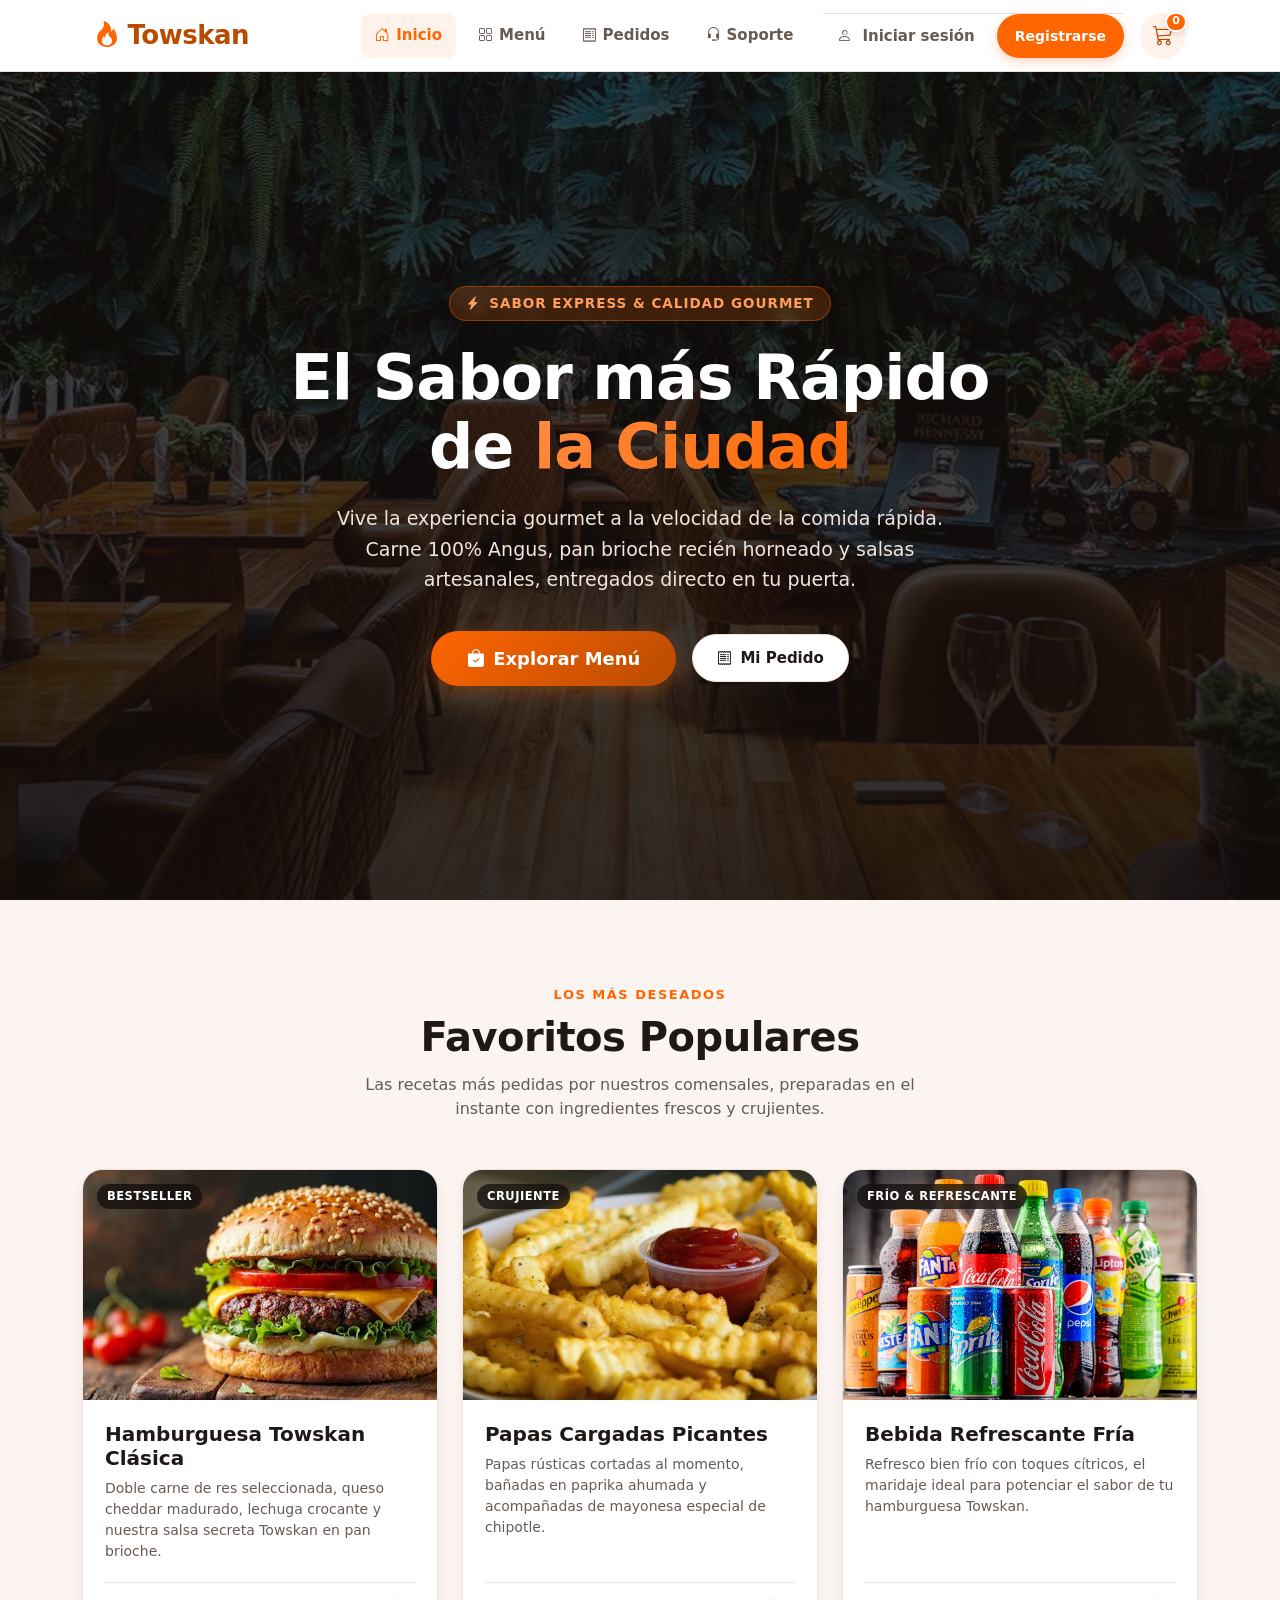
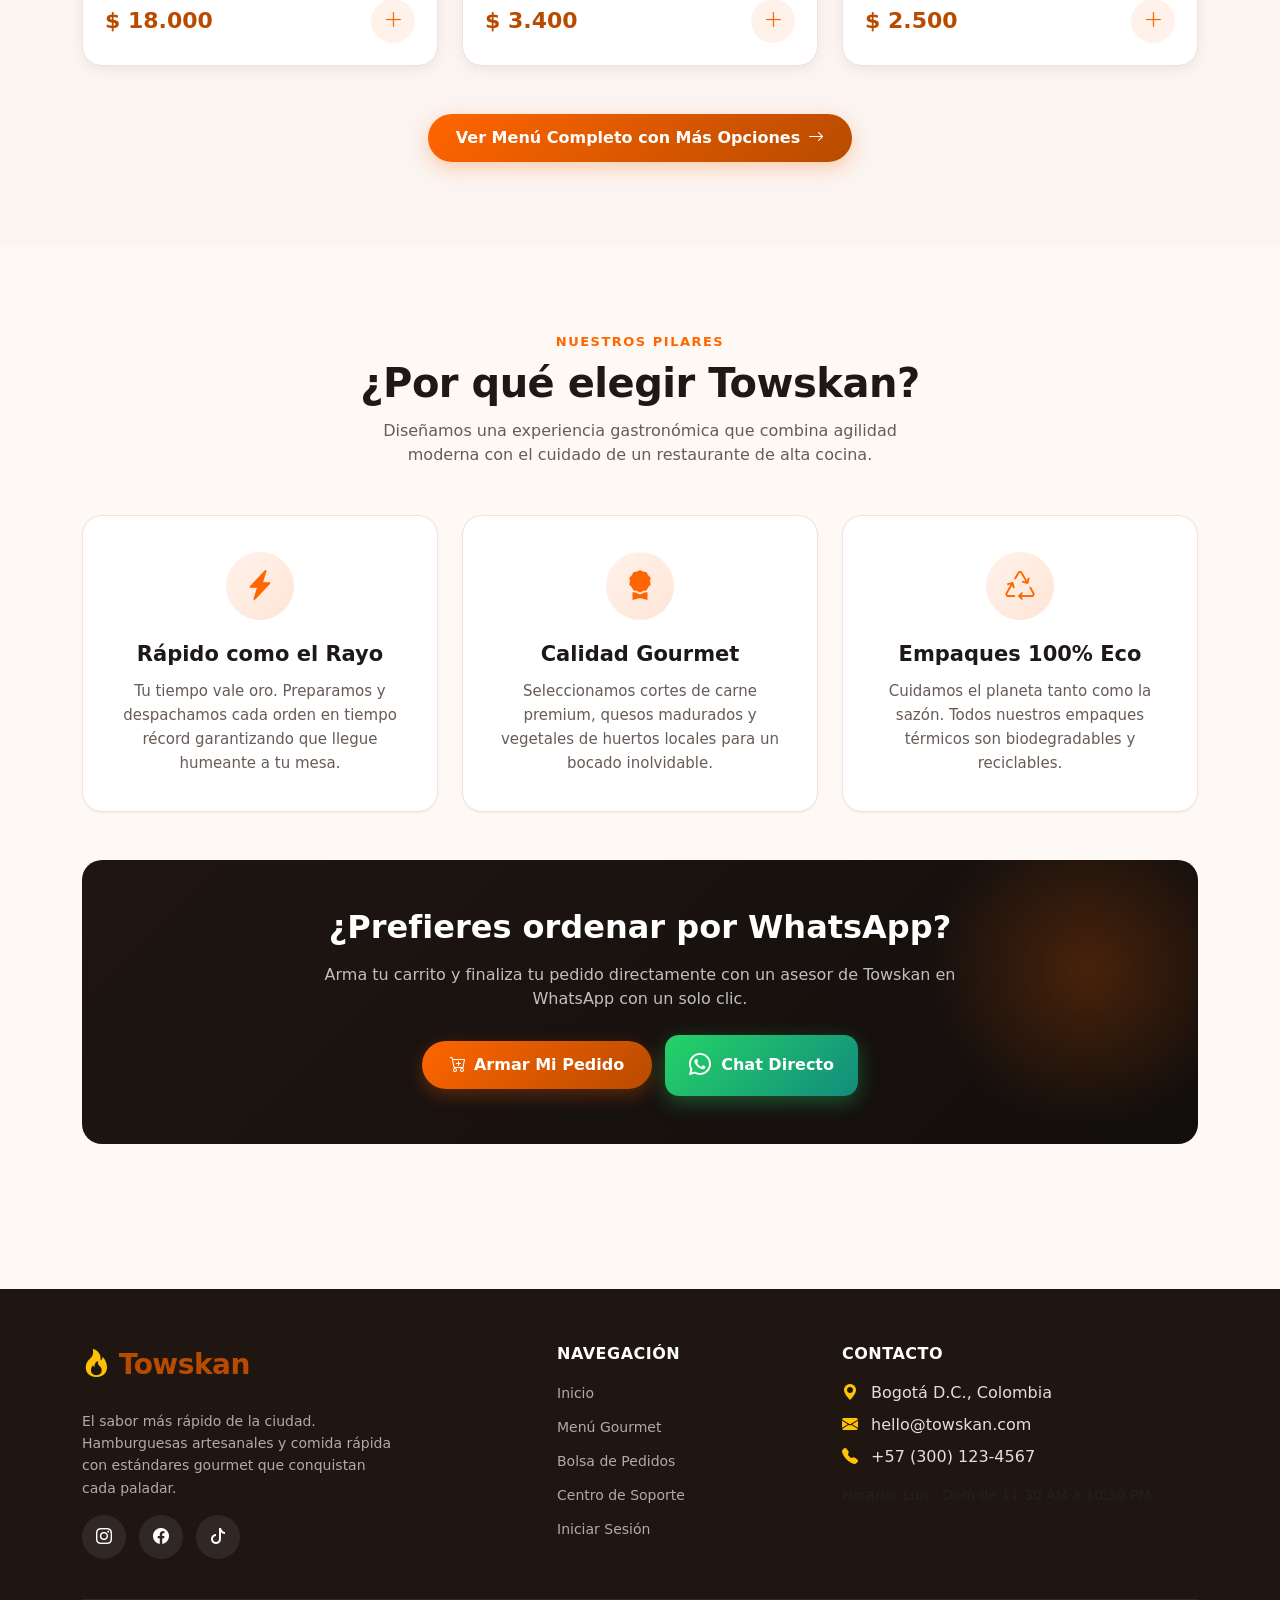
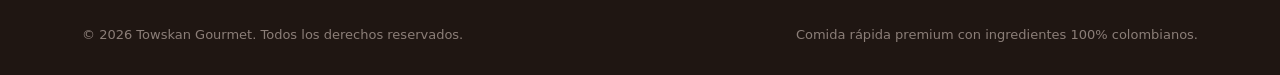
<file: index.html>
<!DOCTYPE html>
<html lang="es">

<head>
    <meta charset="UTF-8">
    <meta name="viewport" content="width=device-width, initial-scale=1.0">
    <title>Towskan | Comida Rápida Gourmet</title>

    <!-- Meta SEO & Open Graph -->
    <meta name="description"
        content="Vive la experiencia Towskan: hamburguesas artesanales, papas crujientes y comida rápida gourmet en minutos. Haz tu pedido en línea o por WhatsApp.">
    <meta name="keywords"
        content="hamburguesas, comida rápida, comida gourmet, pedidos online, domicilio bogota, towskan">
    <meta name="author" content="Towskan Gourmet">
    <meta property="og:title" content="Towskan | Comida Rápida Gourmet">
    <meta property="og:description"
        content="El sabor más rápido de la ciudad. Ingredientes frescos, carne premium y entrega ultrarrápida.">
    <meta property="og:image" content="assets/img/hamburguesa.jpg">
    <meta property="og:type" content="website">

    <!-- Bootstrap 5 & Bootstrap Icons -->
    <link href="https://cdn.jsdelivr.net/npm/bootstrap@5.3.3/dist/css/bootstrap.min.css" rel="stylesheet">
    <link href="https://cdn.jsdelivr.net/npm/bootstrap-icons@1.11.3/font/bootstrap-icons.css" rel="stylesheet">

    <!-- Towskan Design System -->
    <link rel="stylesheet" href="assets/css/main.css">
    <link rel="stylesheet" href="assets/css/style.css">
</head>

<body>
    <!-- ==========================================================================
         NAVBAR PRINCIPAL (Unificado y Mobile-First)
         ========================================================================== -->
    <header>
        <nav class="navbar navbar-expand-lg navbar-towskan fixed-top">
            <div class="container px-3 px-md-4">
                <!-- Logotipo -->
                <a class="brand-logo" href="index.html" aria-label="Inicio Towskan">
                    <i class="bi bi-fire brand-icon" aria-hidden="true"></i>
                    <span>Towskan</span>
                </a>

                <!-- Carrito Móvil y Botón Menú -->
                <div class="d-flex align-items-center gap-2 d-lg-none">
                    <a href="pedidos.html" class="nav-cart-btn" aria-label="Ver carrito de compras">
                        <i class="bi bi-cart3"></i>
                        <span class="cart-badge" id="cartNumberMobile">0</span>
                    </a>
                    <button class="navbar-toggler" type="button" data-bs-toggle="collapse"
                        data-bs-target="#menuPrincipal" aria-controls="menuPrincipal" aria-expanded="false"
                        aria-label="Alternar menú de navegación">
                        <i class="bi bi-list"></i>
                    </button>
                </div>

                <!-- Menú Desplegable -->
                <div class="collapse navbar-collapse justify-content-end" id="menuPrincipal">
                    <ul class="navbar-nav align-items-lg-center gap-lg-2 my-3 my-lg-0">
                        <li class="nav-item">
                            <a class="nav-link active" href="index.html">
                                <i class="bi bi-house-door"></i> Inicio
                            </a>
                        </li>
                        <li class="nav-item">
                            <a class="nav-link" href="menu.html">
                                <i class="bi bi-grid"></i> Menú
                            </a>
                        </li>
                        <li class="nav-item">
                            <a class="nav-link" href="pedidos.html">
                                <i class="bi bi-receipt"></i> Pedidos
                            </a>
                        </li>
                        <li class="nav-item">
                            <a class="nav-link" href="servicio.html">
                                <i class="bi bi-headset"></i> Soporte
                            </a>
                        </li>
                    </ul>

                    <!-- Sección de Sesión del Usuario / Acciones -->
                    <ul class="navbar-nav align-items-lg-center gap-2 ms-lg-3 pt-2 pt-lg-0 border-top border-lg-0"
                        id="navbarAuthSection">
                        <li class="nav-item">
                            <a class="nav-link" href="login.html">
                                <i class="bi bi-person"></i> Iniciar sesión
                            </a>
                        </li>
                        <li class="nav-item">
                            <a class="btn-nav-cta" href="registro.html">
                                Registrarse
                            </a>
                        </li>
                    </ul>

                    <!-- Icono Carrito Escritorio -->
                    <div class="d-none d-lg-flex ms-lg-3">
                        <a href="pedidos.html" class="nav-cart-btn" aria-label="Ver carrito de compras"
                            title="Ver pedido actual">
                            <i class="bi bi-cart3"></i>
                            <span class="cart-badge" id="cartNumber">0</span>
                        </a>
                    </div>
                </div>
            </div>
        </nav>
    </header>

    <!-- ==========================================================================
         HERO SECTION (Portada Principal)
         ========================================================================== -->
    <main>
        <section class="hero-section">
            <div class="hero-overlay"></div>
            <div class="container hero-content text-center">
                <div class="row justify-content-center">
                    <div class="col-lg-9 col-xl-8">
                        <div class="hero-badge">
                            <i class="bi bi-lightning-charge-fill"></i> Sabor Express & Calidad Gourmet
                        </div>
                        <h1 class="hero-title">
                            El Sabor más Rápido de <span class="text-highlight">la Ciudad</span>
                        </h1>
                        <p class="hero-text">
                            Vive la experiencia gourmet a la velocidad de la comida rápida.
                            Carne 100% Angus, pan brioche recién horneado y salsas artesanales, entregados directo en tu
                            puerta.
                        </p>
                        <div class="hero-actions">
                            <a href="menu.html" class="btn-towskan-primary">
                                <i class="bi bi-bag-check-fill"></i> Explorar Menú
                            </a>
                            <a href="pedidos.html" class="btn-towskan-secondary">
                                <i class="bi bi-receipt"></i> Mi Pedido
                            </a>
                        </div>
                    </div>
                </div>
            </div>
        </section>

        <!-- ==========================================================================
             FAVORITOS POPULARES
             ========================================================================== -->
        <section id="favoritos" class="favoritos-section">
            <div class="container">
                <div class="section-header text-center">
                    <span class="section-tag">Los más deseados</span>
                    <h2 class="section-title">Favoritos Populares</h2>
                    <p class="section-subtitle">
                        Las recetas más pedidas por nuestros comensales, preparadas en el instante con ingredientes
                        frescos y crujientes.
                    </p>
                </div>

                <div class="row g-4">
                    <!-- HAMBURGUESA CLÁSICA -->
                    <div class="col-md-6 col-lg-4">
                        <article class="towskan-card">
                            <div class="card-img-wrapper">
                                <span class="card-tag">Bestseller</span>
                                <img src="assets/img/hamburguesa.jpg"
                                    alt="Hamburguesa Towskan Clásica con doble carne y queso cheddar derretido"
                                    loading="lazy">
                            </div>
                            <div class="card-body-content">
                                <div>
                                    <h3>Hamburguesa Towskan Clásica</h3>
                                    <p>Doble carne de res seleccionada, queso cheddar madurado, lechuga crocante y
                                        nuestra salsa secreta Towskan en pan brioche.</p>
                                </div>
                                <div class="card-footer-action">
                                    <strong class="card-price">$ 18.000</strong>
                                    <button type="button" class="btn-card-add"
                                        aria-label="Agregar Hamburguesa Towskan Clásica al carrito"
                                        onclick="agregarProducto('Hamburguesa Towskan Clásica', 18000, 'assets/img/hamburguesa.jpg', 'Doble carne de res seleccionada, cheddar madurado y salsa secreta.')">
                                        <i class="bi bi-plus-lg"></i>
                                    </button>
                                </div>
                            </div>
                        </article>
                    </div>

                    <!-- PAPAS CARGADAS -->
                    <div class="col-md-6 col-lg-4">
                        <article class="towskan-card">
                            <div class="card-img-wrapper">
                                <span class="card-tag">Crujiente</span>
                                <img src="assets/img/patatas-fritas.jpg"
                                    alt="Papas fritas crujientes sazonadas con paprika y mayonesa picante"
                                    loading="lazy">
                            </div>
                            <div class="card-body-content">
                                <div>
                                    <h3>Papas Cargadas Picantes</h3>
                                    <p>Papas rústicas cortadas al momento, bañadas en paprika ahumada y acompañadas de
                                        mayonesa especial de chipotle.</p>
                                </div>
                                <div class="card-footer-action">
                                    <strong class="card-price">$ 3.400</strong>
                                    <button type="button" class="btn-card-add"
                                        aria-label="Agregar Papas Cargadas Picantes al carrito"
                                        onclick="agregarProducto('Papas Cargadas Picantes', 3400, 'assets/img/patatas-fritas.jpg', 'Papas crujientes con mayonesa picante.')">
                                        <i class="bi bi-plus-lg"></i>
                                    </button>
                                </div>
                            </div>
                        </article>
                    </div>

                    <!-- BEBIDA REFRESCANTE -->
                    <div class="col-md-6 col-lg-4">
                        <article class="towskan-card">
                            <div class="card-img-wrapper">
                                <span class="card-tag">Frío & Refrescante</span>
                                <img src="assets/img/bebidas.jpg"
                                    alt="Vaso de soda helada con limón para acompañar la comida rápida" loading="lazy">
                            </div>
                            <div class="card-body-content">
                                <div>
                                    <h3>Bebida Refrescante Fría</h3>
                                    <p>Refresco bien frío con toques cítricos, el maridaje ideal para potenciar el sabor
                                        de tu hamburguesa Towskan.</p>
                                </div>
                                <div class="card-footer-action">
                                    <strong class="card-price">$ 2.500</strong>
                                    <button type="button" class="btn-card-add"
                                        aria-label="Agregar Bebida Refrescante al carrito"
                                        onclick="agregarProducto('Bebida Refrescante', 2500, 'assets/img/bebidas.jpg', 'Bebida fría refrescante para acompañar tu comida.')">
                                        <i class="bi bi-plus-lg"></i>
                                    </button>
                                </div>
                            </div>
                        </article>
                    </div>
                </div>

                <div class="text-center mt-5">
                    <a href="menu.html" class="btn-towskan-primary">
                        Ver Menú Completo con Más Opciones <i class="bi bi-arrow-right"></i>
                    </a>
                </div>
            </div>
        </section>

        <!-- ==========================================================================
             ¿POR QUÉ TOWSKAN? (Beneficios)
             ========================================================================== -->
        <section class="why-section">
            <div class="container">
                <div class="section-header text-center">
                    <span class="section-tag">Nuestros Pilares</span>
                    <h2 class="section-title">¿Por qué elegir Towskan?</h2>
                    <p class="section-subtitle">
                        Diseñamos una experiencia gastronómica que combina agilidad moderna con el cuidado de un
                        restaurante de alta cocina.
                    </p>
                </div>

                <div class="row g-4">
                    <div class="col-md-4">
                        <div class="feature-box">
                            <div class="feature-icon-wrapper">
                                <i class="bi bi-lightning-charge-fill" aria-hidden="true"></i>
                            </div>
                            <h3>Rápido como el Rayo</h3>
                            <p>
                                Tu tiempo vale oro. Preparamos y despachamos cada orden en tiempo récord garantizando
                                que llegue humeante a tu mesa.
                            </p>
                        </div>
                    </div>

                    <div class="col-md-4">
                        <div class="feature-box">
                            <div class="feature-icon-wrapper">
                                <i class="bi bi-award-fill" aria-hidden="true"></i>
                            </div>
                            <h3>Calidad Gourmet</h3>
                            <p>
                                Seleccionamos cortes de carne premium, quesos madurados y vegetales de huertos locales
                                para un bocado inolvidable.
                            </p>
                        </div>
                    </div>

                    <div class="col-md-4">
                        <div class="feature-box">
                            <div class="feature-icon-wrapper">
                                <i class="bi bi-recycle" aria-hidden="true"></i>
                            </div>
                            <h3>Empaques 100% Eco</h3>
                            <p>
                                Cuidamos el planeta tanto como la sazón. Todos nuestros empaques térmicos son
                                biodegradables y reciclables.
                            </p>
                        </div>
                    </div>
                </div>

                <!-- BANNER WHATSAPP CALL TO ACTION -->
                <div class="cta-banner mt-5 p-4 p-md-5 text-center">
                    <div class="row justify-content-center">
                        <div class="col-lg-8">
                            <h3 class="fw-bold mb-3 text-white fs-2">¿Prefieres ordenar por WhatsApp?</h3>
                            <p class="text-light opacity-75 mb-4">
                                Arma tu carrito y finaliza tu pedido directamente con un asesor de Towskan en WhatsApp
                                con un solo clic.
                            </p>
                            <a href="menu.html" class="btn-towskan-primary me-2">
                                <i class="bi bi-cart-plus"></i> Armar Mi Pedido
                            </a>
                            <button type="button"
                                class="btn btn-whatsapp d-inline-flex w-auto mt-2 mt-sm-0 btn-whatsapp-order">
                                <i class="bi bi-whatsapp"></i> Chat Directo
                            </button>
                        </div>
                    </div>
                </div>
            </div>
        </section>
    </main>

    <!-- ==========================================================================
         FOOTER UNIFICADO
         ========================================================================== -->
    <footer class="footer-towskan">
        <div class="container">
            <div class="row g-4">
                <div class="col-lg-5 col-md-6">
                    <a class="footer-brand brand-logo text-white" href="index.html">
                        <i class="bi bi-fire text-warning"></i> Towskan
                    </a>
                    <p class="footer-text mt-2">
                        El sabor más rápido de la ciudad. Hamburguesas artesanales y comida rápida con estándares
                        gourmet que conquistan cada paladar.
                    </p>
                    <div class="social-icons-wrapper mt-3">
                        <a href="https://instagram.com" class="social-pill" target="_blank" rel="noopener noreferrer"
                            aria-label="Instagram de Towskan">
                            <i class="bi bi-instagram"></i>
                        </a>
                        <a href="https://facebook.com" class="social-pill" target="_blank" rel="noopener noreferrer"
                            aria-label="Facebook de Towskan">
                            <i class="bi bi-facebook"></i>
                        </a>
                        <a href="https://tiktok.com" class="social-pill" target="_blank" rel="noopener noreferrer"
                            aria-label="TikTok de Towskan">
                            <i class="bi bi-tiktok"></i>
                        </a>
                    </div>
                </div>

                <div class="col-lg-3 col-md-6">
                    <h4>Navegación</h4>
                    <ul class="footer-links">
                        <li><a href="index.html">Inicio</a></li>
                        <li><a href="menu.html">Menú Gourmet</a></li>
                        <li><a href="pedidos.html">Bolsa de Pedidos</a></li>
                        <li><a href="servicio.html">Centro de Soporte</a></li>
                        <li><a href="login.html">Iniciar Sesión</a></li>
                    </ul>
                </div>

                <div class="col-lg-4 col-md-6">
                    <h4>Contacto</h4>
                    <p class="mb-2"><i class="bi bi-geo-alt-fill text-warning me-2"></i> Bogotá D.C., Colombia</p>
                    <p class="mb-2"><i class="bi bi-envelope-fill text-warning me-2"></i> hello@towskan.com</p>
                    <p class="mb-2"><i class="bi bi-telephone-fill text-warning me-2"></i> +57 (300) 123-4567</p>
                    <p class="small text-muted mt-3">Horario: Lun - Dom de 11:30 AM a 10:30 PM</p>
                </div>
            </div>

            <div class="footer-bottom">
                <div>&copy; 2026 Towskan Gourmet. Todos los derechos reservados.</div>
                <div>Comida rápida premium con ingredientes 100% colombianos.</div>
            </div>
        </div>
    </footer>

    <!-- Bootstrap 5 Bundle JS -->
    <script src="https://cdn.jsdelivr.net/npm/bootstrap@5.3.3/dist/js/bootstrap.bundle.min.js"></script>

    <!-- Towskan ES6+ Application Script -->
    <script type="module" src="assets/js/app.js"></script>
</body>

</html>
</file>
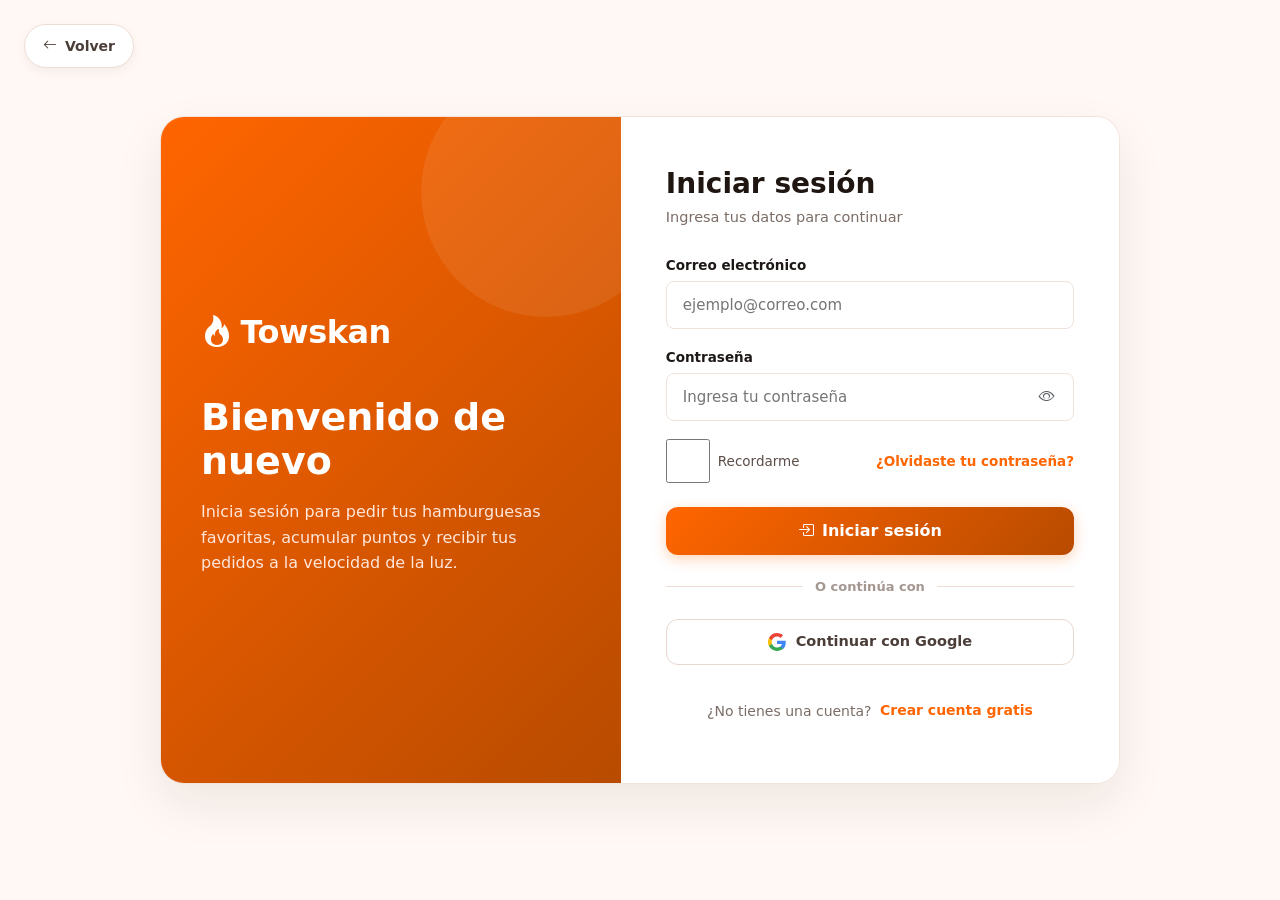
<file: login.html>
<!DOCTYPE html>
<html lang="es">

<head>
    <meta charset="UTF-8">
    <meta name="viewport" content="width=device-width, initial-scale=1.0">
    <title>Iniciar Sesión | Towskan</title>
    <meta name="description" content="Inicia sesión en Towskan para pedir las mejores hamburguesas y comida rápida gourmet de la ciudad.">
    <meta property="og:title" content="Iniciar Sesión | Towskan">
    <meta property="og:description" content="Accede a tu cuenta y disfruta de la mejor comida rápida gourmet.">
    <meta property="og:type" content="website">

    <!-- Bootstrap 5 & Icons -->
    <link href="https://cdn.jsdelivr.net/npm/bootstrap@5.3.3/dist/css/bootstrap.min.css" rel="stylesheet">
    <link href="https://cdn.jsdelivr.net/npm/bootstrap-icons@1.11.3/font/bootstrap-icons.css" rel="stylesheet">

    <!-- Towskan Styles -->
    <link rel="stylesheet" href="assets/css/main.css">
    <link rel="stylesheet" href="assets/css/sesion.css">
</head>

<body>
    <!-- Botón Volver -->
    <a href="index.html" class="btn-volver" aria-label="Volver a la página principal">
        <i class="bi bi-arrow-left"></i>
        <span>Volver</span>
    </a>

    <div class="auth-container">
        <!-- Lado Izquierdo (Presentación) -->
        <div class="auth-left">
            <div class="auth-logo">
                <i class="bi bi-fire"></i> Towskan
            </div>
            <h1>Bienvenido de nuevo</h1>
            <p>
                Inicia sesión para pedir tus hamburguesas favoritas, acumular puntos y recibir tus pedidos a la velocidad de la luz.
            </p>
        </div>

        <!-- Lado Derecho (Formulario) -->
        <div class="auth-right">
            <h2>Iniciar sesión</h2>
            <p class="auth-subtitle">Ingresa tus datos para continuar</p>

            <form id="loginForm" novalidate>
                <!-- Email -->
                <div class="form-group-towskan">
                    <label for="email">Correo electrónico</label>
                    <input
                        type="email"
                        id="email"
                        name="email"
                        class="form-control-towskan"
                        placeholder="ejemplo@correo.com"
                        required
                        autocomplete="email"
                    >
                </div>

                <!-- Contraseña -->
                <div class="form-group-towskan">
                    <label for="password">Contraseña</label>
                    <div class="position-relative">
                        <input
                            type="password"
                            id="password"
                            name="password"
                            class="form-control-towskan pe-5"
                            placeholder="Ingresa tu contraseña"
                            required
                            autocomplete="current-password"
                        >
                        <button
                            type="button"
                            class="btn position-absolute top-50 end-0 translate-middle-y me-2 p-0 text-muted border-0 bg-transparent"
                            id="togglePassword"
                            style="min-height: 38px; min-width: 38px;"
                            aria-label="Mostrar u ocultar contraseña"
                        >
                            <i class="bi bi-eye" id="togglePasswordIcon"></i>
                        </button>
                    </div>
                </div>

                <!-- Opciones -->
                <div class="auth-options">
                    <label class="remember">
                        <input type="checkbox" id="rememberMe" style="accent-color: var(--primary);">
                        <span>Recordarme</span>
                    </label>
                    <a href="#" class="forgot" id="forgotPasswordLink">¿Olvidaste tu contraseña?</a>
                </div>

                <!-- Botón Submit -->
                <button type="submit" class="btn-auth-submit">
                    <i class="bi bi-box-arrow-in-right me-2"></i> Iniciar sesión
                </button>
            </form>

            <div class="auth-divider">O continúa con</div>

            <!-- Google OAuth Demo -->
            <button type="button" class="btn-google-auth" id="googleBtn">
                <svg width="18" height="18" viewBox="0 0 24 24" aria-hidden="true">
                    <path fill="#4285F4" d="M23.745 12.27c0-.7-.06-1.4-.19-2.07H12v4.51h6.6c-.29 1.52-1.14 2.82-2.4 3.68v3.05h3.88c2.27-2.09 3.66-5.17 3.66-9.17z"/>
                    <path fill="#34A853" d="M12 24c3.24 0 5.95-1.08 7.93-2.91l-3.88-3.05c-1.08.72-2.45 1.16-4.05 1.16-3.12 0-5.77-2.1-6.72-4.93H1.25v3.15C3.26 21.36 7.33 24 12 24z"/>
                    <path fill="#FBBC05" d="M5.28 14.27c-.25-.72-.38-1.49-.38-2.27s.13-1.55.38-2.27V6.58H1.25C.45 8.18 0 9.98 0 12s.45 3.82 1.25 5.42l4.03-3.15z"/>
                    <path fill="#EA4335" d="M12 4.75c1.77 0 3.35.61 4.6 1.8l3.42-3.42C17.95 1.19 15.24 0 12 0 7.33 0 3.26 2.64 1.25 6.58l4.03 3.15c.95-2.83 3.6-4.98 6.72-4.98z"/>
                </svg>
                <span>Continuar con Google</span>
            </button>

            <!-- Registro -->
            <div class="auth-footer-link">
                ¿No tienes una cuenta? <a href="registro.html">Crear cuenta gratis</a>
            </div>
        </div>
    </div>

    <!-- Scripts Modulares -->
    <script type="module">
        import { handleLogin, handleGoogleAuth } from './assets/js/auth.js';
        import { showAlert } from './assets/js/ui.js';

        document.getElementById('loginForm').addEventListener('submit', handleLogin);
        document.getElementById('googleBtn').addEventListener('click', handleGoogleAuth);

        // Password visibility toggle
        const toggleBtn = document.getElementById('togglePassword');
        const passwordInput = document.getElementById('password');
        const toggleIcon = document.getElementById('togglePasswordIcon');

        toggleBtn.addEventListener('click', () => {
            const isPassword = passwordInput.getAttribute('type') === 'password';
            passwordInput.setAttribute('type', isPassword ? 'text' : 'password');
            toggleIcon.className = isPassword ? 'bi bi-eye-slash' : 'bi bi-eye';
        });

        document.getElementById('forgotPasswordLink').addEventListener('click', (e) => {
            e.preventDefault();
            showAlert({
                title: 'Recuperar Contraseña',
                message: 'Para restablecer tu contraseña en modo demo, crea una nueva cuenta en Registro o contáctanos a soporte@towskan.com.',
                type: 'info'
            });
        });
    </script>
</body>

</html>
</file>
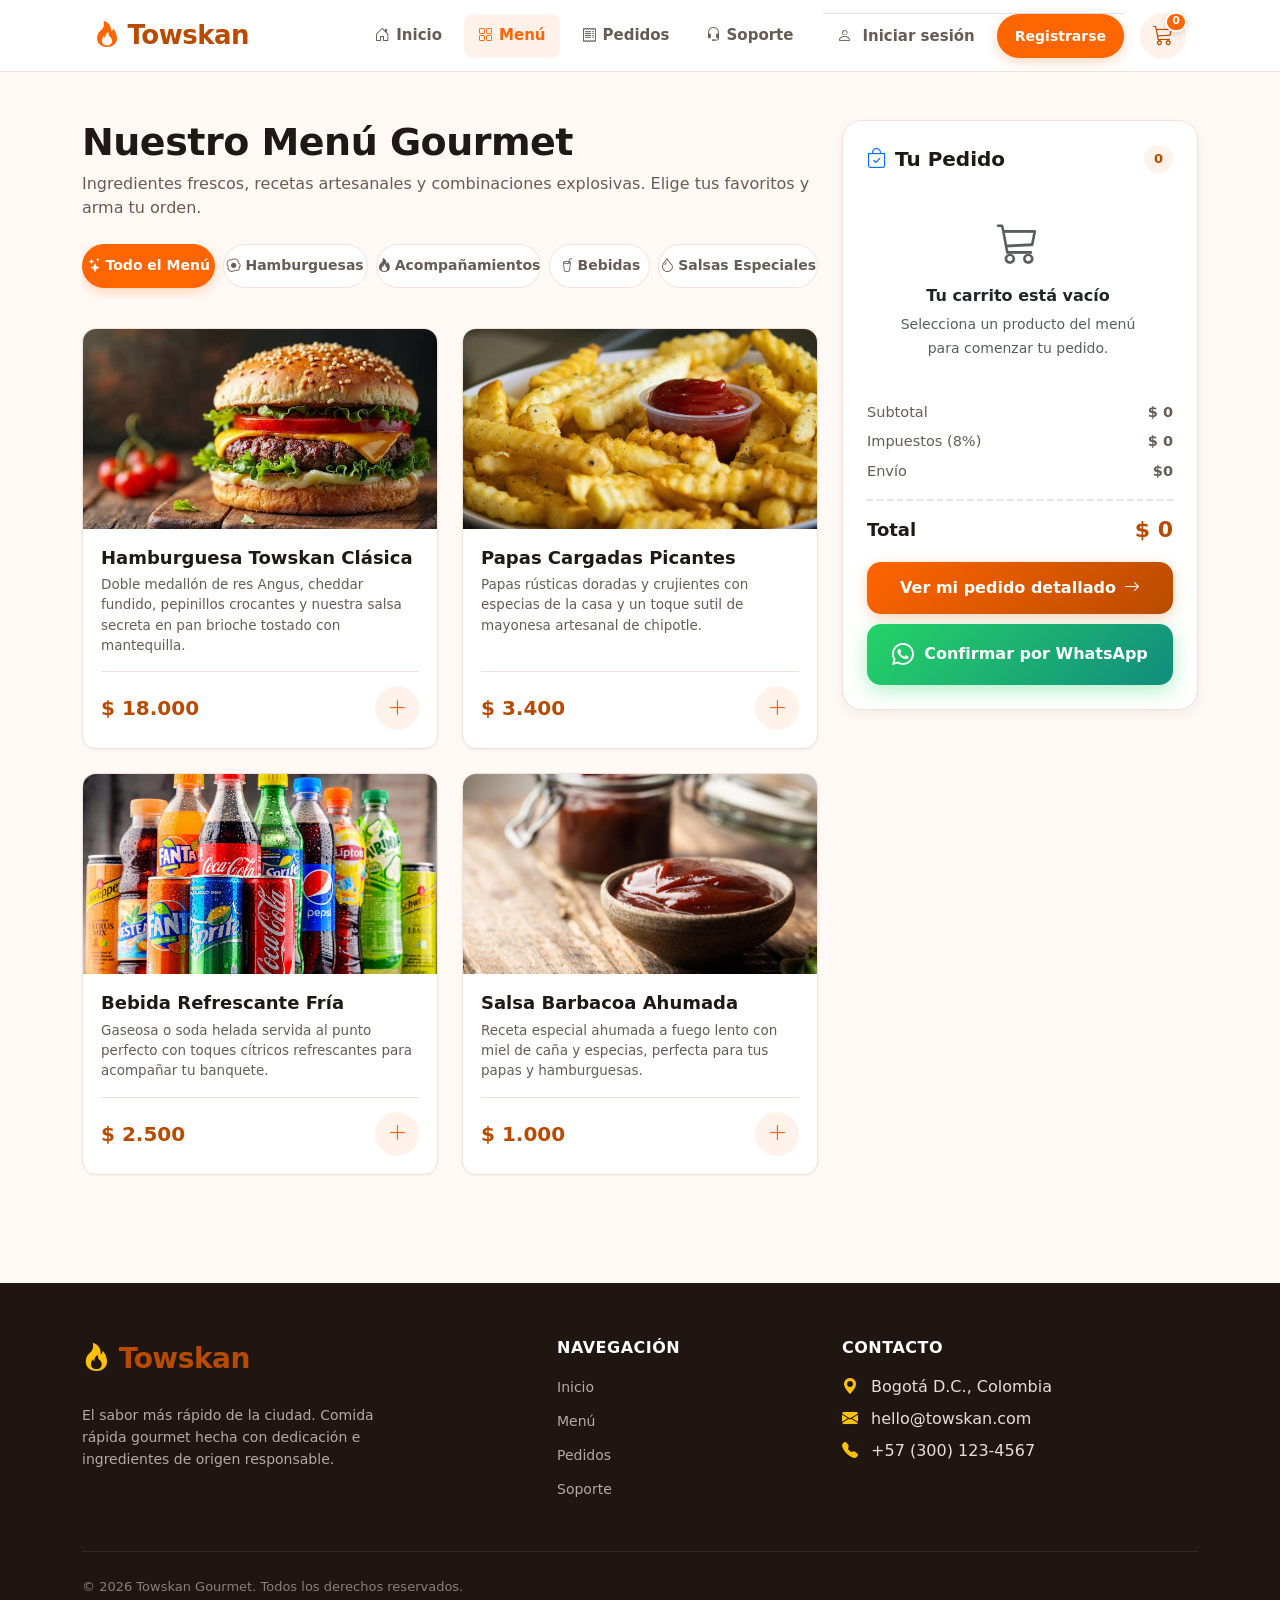
<file: menu.html>
<!DOCTYPE html>
<html lang="es">

<head>
    <meta charset="UTF-8">
    <meta name="viewport" content="width=device-width, initial-scale=1.0">
    <title>Menú Gourmet | Towskan</title>
    
    <meta name="description" content="Explora el menú gourmet de Towskan: hamburguesas con doble carne, papas picantes, bebidas y salsas exclusivas. Pide en línea o por WhatsApp.">
    <meta property="og:title" content="Menú Gourmet | Towskan">
    <meta property="og:description" content="Elige tus productos favoritos y arma tu pedido en segundos.">
    <meta property="og:image" content="assets/img/hamburguesa.jpg">
    <meta property="og:type" content="website">

    <!-- Bootstrap 5 & Bootstrap Icons -->
    <link href="https://cdn.jsdelivr.net/npm/bootstrap@5.3.3/dist/css/bootstrap.min.css" rel="stylesheet">
    <link href="https://cdn.jsdelivr.net/npm/bootstrap-icons@1.11.3/font/bootstrap-icons.css" rel="stylesheet">

    <!-- Towskan Styles -->
    <link rel="stylesheet" href="assets/css/main.css">
    <link rel="stylesheet" href="assets/css/menu.css">
</head>

<body>
    <!-- ==========================================================================
         NAVBAR PRINCIPAL
         ========================================================================== -->
    <header>
        <nav class="navbar navbar-expand-lg navbar-towskan fixed-top">
            <div class="container px-3 px-md-4">
                <a class="brand-logo" href="index.html" aria-label="Inicio Towskan">
                    <i class="bi bi-fire brand-icon" aria-hidden="true"></i>
                    <span>Towskan</span>
                </a>

                <!-- Carrito Móvil y Botón Menú -->
                <div class="d-flex align-items-center gap-2 d-lg-none">
                    <a href="pedidos.html" class="nav-cart-btn" aria-label="Ver carrito de compras">
                        <i class="bi bi-cart3"></i>
                        <span class="cart-badge" id="cartNumberMobile">0</span>
                    </a>
                    <button class="navbar-toggler" type="button" data-bs-toggle="collapse" data-bs-target="#menuPrincipal" aria-controls="menuPrincipal" aria-expanded="false" aria-label="Alternar navegación">
                        <i class="bi bi-list"></i>
                    </button>
                </div>

                <div class="collapse navbar-collapse justify-content-end" id="menuPrincipal">
                    <ul class="navbar-nav align-items-lg-center gap-lg-2 my-3 my-lg-0">
                        <li class="nav-item">
                            <a class="nav-link" href="index.html">
                                <i class="bi bi-house-door"></i> Inicio
                            </a>
                        </li>
                        <li class="nav-item">
                            <a class="nav-link active" href="menu.html">
                                <i class="bi bi-grid"></i> Menú
                            </a>
                        </li>
                        <li class="nav-item">
                            <a class="nav-link" href="pedidos.html">
                                <i class="bi bi-receipt"></i> Pedidos
                            </a>
                        </li>
                        <li class="nav-item">
                            <a class="nav-link" href="servicio.html">
                                <i class="bi bi-headset"></i> Soporte
                            </a>
                        </li>
                    </ul>

                    <ul class="navbar-nav align-items-lg-center gap-2 ms-lg-3 pt-2 pt-lg-0 border-top border-lg-0" id="navbarAuthSection">
                        <li class="nav-item">
                            <a class="nav-link" href="login.html"><i class="bi bi-person"></i> Iniciar sesión</a>
                        </li>
                        <li class="nav-item">
                            <a class="btn-nav-cta" href="registro.html">Registrarse</a>
                        </li>
                    </ul>

                    <div class="d-none d-lg-flex ms-lg-3">
                        <a href="pedidos.html" class="nav-cart-btn" aria-label="Ver pedido actual" title="Ver pedido actual">
                            <i class="bi bi-cart3"></i>
                            <span class="cart-badge" id="cartNumber">0</span>
                        </a>
                    </div>
                </div>
            </div>
        </nav>
    </header>

    <!-- ==========================================================================
         CONTENIDO PRINCIPAL: CATÁLOGO Y CARRITO LATERAL
         ========================================================================== -->
    <main class="container py-4 py-md-5">
        <div class="row g-4">
            <!-- COLUMNA PRINCIPAL (CATÁLOGO) -->
            <div class="col-lg-8">
                <div class="mb-4">
                    <h1 class="page-title">Nuestro Menú Gourmet</h1>
                    <p class="page-description">
                        Ingredientes frescos, recetas artesanales y combinaciones explosivas. Elige tus favoritos y arma tu orden.
                    </p>

                    <!-- Barra de Filtros por Categoría -->
                    <div class="category-filter-bar" role="tablist" aria-label="Filtros de categoría">
                        <button type="button" class="filter-btn active" data-category="all">
                            <i class="bi bi-stars me-1"></i> Todo el Menú
                        </button>
                        <button type="button" class="filter-btn" data-category="hamburguesas">
                            <i class="bi bi-egg-fried me-1"></i> Hamburguesas
                        </button>
                        <button type="button" class="filter-btn" data-category="papas">
                            <i class="bi bi-fire me-1"></i> Acompañamientos
                        </button>
                        <button type="button" class="filter-btn" data-category="bebidas">
                            <i class="bi bi-cup-straw me-1"></i> Bebidas
                        </button>
                        <button type="button" class="filter-btn" data-category="salsas">
                            <i class="bi bi-droplet me-1"></i> Salsas Especiales
                        </button>
                    </div>
                </div>

                <!-- GRILLA DE PRODUCTOS -->
                <div class="row g-4" id="menuGrid">
                    <!-- HAMBURGUESA -->
                    <div class="col-md-6 menu-item" data-category="hamburguesas">
                        <article class="menu-card">
                            <div class="menu-image">
                                <img src="assets/img/hamburguesa.jpg" alt="Hamburguesa Towskan Clásica con doble carne y salsa secreta" loading="lazy">
                            </div>
                            <div class="menu-body">
                                <h3>Hamburguesa Towskan Clásica</h3>
                                <p>Doble medallón de res Angus, cheddar fundido, pepinillos crocantes y nuestra salsa secreta en pan brioche tostado con mantequilla.</p>
                                <div class="menu-footer">
                                    <strong>$ 18.000</strong>
                                    <button
                                        type="button"
                                        class="add-button"
                                        aria-label="Agregar Hamburguesa Towskan Clásica al pedido"
                                        onclick="agregarProducto('Hamburguesa Towskan Clásica', 18000, 'assets/img/hamburguesa.jpg', 'Doble medallón de res, cheddar y salsa secreta.')"
                                    >
                                        <i class="bi bi-plus-lg"></i>
                                    </button>
                                </div>
                            </div>
                        </article>
                    </div>

                    <!-- PAPAS -->
                    <div class="col-md-6 menu-item" data-category="papas">
                        <article class="menu-card">
                            <div class="menu-image">
                                <img src="assets/img/patatas-fritas.jpg" alt="Papas Cargadas Picantes con condimento especial" loading="lazy">
                            </div>
                            <div class="menu-body">
                                <h3>Papas Cargadas Picantes</h3>
                                <p>Papas rústicas doradas y crujientes con especias de la casa y un toque sutil de mayonesa artesanal de chipotle.</p>
                                <div class="menu-footer">
                                    <strong>$ 3.400</strong>
                                    <button
                                        type="button"
                                        class="add-button"
                                        aria-label="Agregar Papas Cargadas Picantes al pedido"
                                        onclick="agregarProducto('Papas Cargadas Picantes', 3400, 'assets/img/patatas-fritas.jpg', 'Papas crujientes con mayonesa picante.')"
                                    >
                                        <i class="bi bi-plus-lg"></i>
                                    </button>
                                </div>
                            </div>
                        </article>
                    </div>

                    <!-- BEBIDA -->
                    <div class="col-md-6 menu-item" data-category="bebidas">
                        <article class="menu-card">
                            <div class="menu-image">
                                <img src="assets/img/bebidas.jpg" alt="Vaso helado de bebida refrescante con hielo y cítricos" loading="lazy">
                            </div>
                            <div class="menu-body">
                                <h3>Bebida Refrescante Fría</h3>
                                <p>Gaseosa o soda helada servida al punto perfecto con toques cítricos refrescantes para acompañar tu banquete.</p>
                                <div class="menu-footer">
                                    <strong>$ 2.500</strong>
                                    <button
                                        type="button"
                                        class="add-button"
                                        aria-label="Agregar Bebida Refrescante al pedido"
                                        onclick="agregarProducto('Bebida Refrescante', 2500, 'assets/img/bebidas.jpg', 'Bebida fría refrescante para acompañar tu comida.')"
                                    >
                                        <i class="bi bi-plus-lg"></i>
                                    </button>
                                </div>
                            </div>
                        </article>
                    </div>

                    <!-- SALSA -->
                    <div class="col-md-6 menu-item" data-category="salsas">
                        <article class="menu-card">
                            <div class="menu-image">
                                <img src="assets/img/salsa-barbacoa.avif" alt="Dip de salsa barbacoa ahumada artesanal" loading="lazy">
                            </div>
                            <div class="menu-body">
                                <h3>Salsa Barbacoa Ahumada</h3>
                                <p>Receta especial ahumada a fuego lento con miel de caña y especias, perfecta para tus papas y hamburguesas.</p>
                                <div class="menu-footer">
                                    <strong>$ 1.000</strong>
                                    <button
                                        type="button"
                                        class="add-button"
                                        aria-label="Agregar Salsa Barbacoa al pedido"
                                        onclick="agregarProducto('Salsa Barbacoa', 1000, 'assets/img/salsa-barbacoa.avif', 'Salsa barbacoa especial para acompañar tu pedido.')"
                                    >
                                        <i class="bi bi-plus-lg"></i>
                                    </button>
                                </div>
                            </div>
                        </article>
                    </div>
                </div>
            </div>

            <!-- COLUMNA DERECHA: CARRITO LATERAL EN VIVO -->
            <div class="col-lg-4">
                <aside class="cart-card" aria-label="Resumen del pedido actual">
                    <div class="cart-header">
                        <h2><i class="bi bi-bag-check text-primary"></i> Tu Pedido</h2>
                        <span class="cart-count-badge" id="cartNumber2">0</span>
                    </div>

                    <!-- Lista de Productos en el Carrito -->
                    <div id="cartItems">
                        <div class="empty-cart text-center p-3">
                            <i class="bi bi-cart3 text-muted" style="font-size:35px;"></i>
                            <p class="mt-2 mb-1 fw-bold">Tu carrito está vacío</p>
                            <small class="text-muted">Selecciona un producto para comenzar.</small>
                        </div>
                    </div>

                    <!-- Desglose de Totales -->
                    <div class="summary-row">
                        <span>Subtotal</span>
                        <strong id="subtotal">$ 0</strong>
                    </div>

                    <div class="summary-row">
                        <span>Impuestos (8%)</span>
                        <strong id="impuestos">$ 0</strong>
                    </div>

                    <div class="summary-row">
                        <span>Envío</span>
                        <strong id="envio">$ 0</strong>
                    </div>

                    <div class="total-row">
                        <span>Total</span>
                        <strong id="total">$ 0</strong>
                    </div>

                    <!-- Botones de Acción -->
                    <a href="pedidos.html" class="checkout-btn">
                        <span>Ver mi pedido detallado</span>
                        <i class="bi bi-arrow-right"></i>
                    </a>

                    <!-- Botón WhatsApp -->
                    <button type="button" class="btn btn-whatsapp btn-whatsapp-order">
                        <i class="bi bi-whatsapp"></i> Confirmar por WhatsApp
                    </button>
                </aside>
            </div>
        </div>
    </main>

    <!-- ==========================================================================
         FOOTER UNIFICADO
         ========================================================================== -->
    <footer class="footer-towskan">
        <div class="container">
            <div class="row g-4">
                <div class="col-lg-5 col-md-6">
                    <a class="footer-brand brand-logo text-white" href="index.html">
                        <i class="bi bi-fire text-warning"></i> Towskan
                    </a>
                    <p class="footer-text mt-2">
                        El sabor más rápido de la ciudad. Comida rápida gourmet hecha con dedicación e ingredientes de origen responsable.
                    </p>
                </div>
                <div class="col-lg-3 col-md-6">
                    <h4>Navegación</h4>
                    <ul class="footer-links">
                        <li><a href="index.html">Inicio</a></li>
                        <li><a href="menu.html">Menú</a></li>
                        <li><a href="pedidos.html">Pedidos</a></li>
                        <li><a href="servicio.html">Soporte</a></li>
                    </ul>
                </div>
                <div class="col-lg-4 col-md-6">
                    <h4>Contacto</h4>
                    <p class="mb-2"><i class="bi bi-geo-alt-fill text-warning me-2"></i> Bogotá D.C., Colombia</p>
                    <p class="mb-2"><i class="bi bi-envelope-fill text-warning me-2"></i> hello@towskan.com</p>
                    <p class="mb-2"><i class="bi bi-telephone-fill text-warning me-2"></i> +57 (300) 123-4567</p>
                </div>
            </div>
            <div class="footer-bottom">
                <div>&copy; 2026 Towskan Gourmet. Todos los derechos reservados.</div>
            </div>
        </div>
    </footer>

    <!-- Bootstrap 5 Bundle JS -->
    <script src="https://cdn.jsdelivr.net/npm/bootstrap@5.3.3/dist/js/bootstrap.bundle.min.js"></script>

    <!-- Towskan App Modules -->
    <script type="module" src="assets/js/app.js"></script>

    <!-- Client-side Category Filter Logic -->
    <script>
        document.querySelectorAll('.filter-btn').forEach(btn => {
            btn.addEventListener('click', function() {
                document.querySelectorAll('.filter-btn').forEach(b => b.classList.remove('active'));
                this.classList.add('active');

                const cat = this.getAttribute('data-category');
                const items = document.querySelectorAll('.menu-item');

                items.forEach(item => {
                    if (cat === 'all' || item.getAttribute('data-category') === cat) {
                        item.style.display = 'block';
                    } else {
                        item.style.display = 'none';
                    }
                });
            });
        });
    </script>
</body>

</html>
</file>
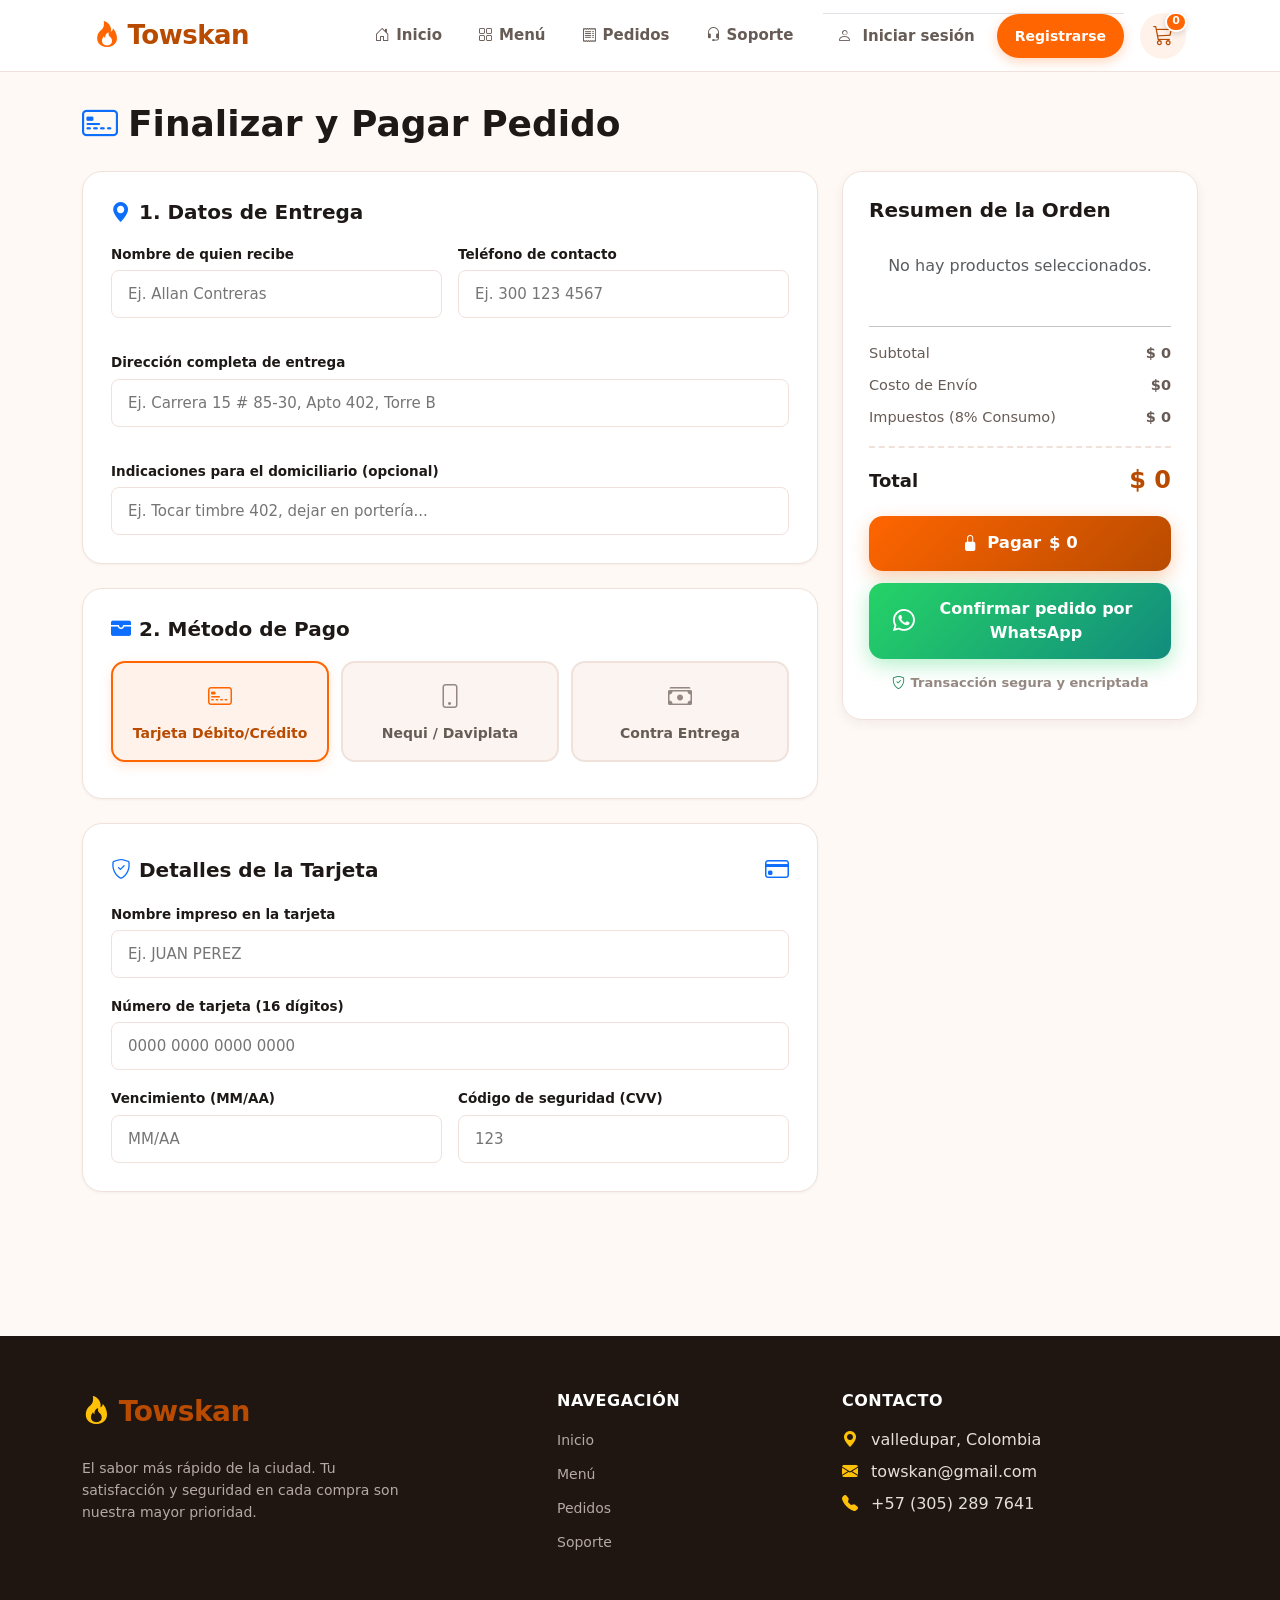
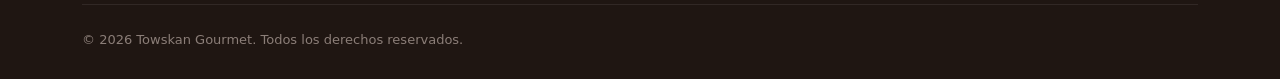
<file: pago.html>
<!DOCTYPE html>
<html lang="es">

<head>
    <meta charset="UTF-8">
    <meta name="viewport" content="width=device-width, initial-scale=1.0">
    <title>Checkout y Pago | Towskan</title>

    <meta name="description"
        content="Finaliza tu pedido en Towskan. Paga con tarjeta de crédito/débito, Nequi, Daviplata, efectivo contra entrega o confirma vía WhatsApp.">
    <meta property="og:title" content="Checkout y Pago | Towskan">
    <meta property="og:description" content="Completa tus datos y recibe tu pedido gourmet caliente en minutos.">
    <meta property="og:type" content="website">

    <!-- Bootstrap 5 & Bootstrap Icons -->
    <link href="https://cdn.jsdelivr.net/npm/bootstrap@5.3.3/dist/css/bootstrap.min.css" rel="stylesheet">
    <link href="https://cdn.jsdelivr.net/npm/bootstrap-icons@1.11.3/font/bootstrap-icons.css" rel="stylesheet">

    <!-- Towskan Styles -->
    <link rel="stylesheet" href="assets/css/main.css">
    <link rel="stylesheet" href="assets/css/pago.css">
</head>

<body>
    <!-- ==========================================================================
         NAVBAR PRINCIPAL
         ========================================================================== -->
    <header>
        <nav class="navbar navbar-expand-lg navbar-towskan fixed-top">
            <div class="container px-3 px-md-4">
                <a class="brand-logo" href="index.html" aria-label="Inicio Towskan">
                    <i class="bi bi-fire brand-icon" aria-hidden="true"></i>
                    <span>Towskan</span>
                </a>

                <div class="d-flex align-items-center gap-2 d-lg-none">
                    <a href="pedidos.html" class="nav-cart-btn" aria-label="Ver carrito">
                        <i class="bi bi-cart3"></i>
                        <span class="cart-badge" id="cartNumberMobile">0</span>
                    </a>
                    <button class="navbar-toggler" type="button" data-bs-toggle="collapse"
                        data-bs-target="#menuPrincipal" aria-controls="menuPrincipal" aria-expanded="false"
                        aria-label="Alternar navegación">
                        <i class="bi bi-list"></i>
                    </button>
                </div>

                <div class="collapse navbar-collapse justify-content-end" id="menuPrincipal">
                    <ul class="navbar-nav align-items-lg-center gap-lg-2 my-3 my-lg-0">
                        <li class="nav-item">
                            <a class="nav-link" href="index.html"><i class="bi bi-house-door"></i> Inicio</a>
                        </li>
                        <li class="nav-item">
                            <a class="nav-link" href="menu.html"><i class="bi bi-grid"></i> Menú</a>
                        </li>
                        <li class="nav-item">
                            <a class="nav-link" href="pedidos.html"><i class="bi bi-receipt"></i> Pedidos</a>
                        </li>
                        <li class="nav-item">
                            <a class="nav-link" href="servicio.html"><i class="bi bi-headset"></i> Soporte</a>
                        </li>
                    </ul>

                    <ul class="navbar-nav align-items-lg-center gap-2 ms-lg-3 pt-2 pt-lg-0 border-top border-lg-0"
                        id="navbarAuthSection">
                        <li class="nav-item">
                            <a class="nav-link" href="login.html"><i class="bi bi-person"></i> Iniciar sesión</a>
                        </li>
                        <li class="nav-item">
                            <a class="btn-nav-cta" href="registro.html">Registrarse</a>
                        </li>
                    </ul>

                    <div class="d-none d-lg-flex ms-lg-3">
                        <a href="pedidos.html" class="nav-cart-btn" aria-label="Ver pedido actual">
                            <i class="bi bi-cart3"></i>
                            <span class="cart-badge" id="cartNumber">0</span>
                        </a>
                    </div>
                </div>
            </div>
        </nav>
    </header>

    <!-- ==========================================================================
         CHECKOUT FORM & ORDER BREAKDOWN
         ========================================================================== -->
    <main class="container pago-container">
        <h1 class="checkout-page-title">
            <i class="bi bi-credit-card-2-front text-primary"></i>
            <span>Finalizar y Pagar Pedido</span>
        </h1>

        <div class="row g-4">
            <!-- COLUMNA IZQUIERDA: FORMULARIOS -->
            <div class="col-lg-8">
                <!-- 1. DATOS DE ENTREGA -->
                <section class="card-pago" aria-labelledby="headingEntrega">
                    <h2 id="headingEntrega">
                        <i class="bi bi-geo-alt-fill text-primary"></i>
                        <span>1. Datos de Entrega</span>
                    </h2>

                    <div class="row g-3">
                        <div class="col-md-6 form-group-towskan">
                            <label for="nombreCliente">Nombre de quien recibe</label>
                            <input type="text" id="nombreCliente" class="form-control-towskan"
                                placeholder="Ej. Allan Contreras" required>
                        </div>

                        <div class="col-md-6 form-group-towskan">
                            <label for="telefonoCliente">Teléfono de contacto</label>
                            <input type="tel" id="telefonoCliente" class="form-control-towskan"
                                placeholder="Ej. 300 123 4567" required>
                        </div>

                        <div class="col-12 form-group-towskan">
                            <label for="direccionCliente">Dirección completa de entrega</label>
                            <input type="text" id="direccionCliente" class="form-control-towskan"
                                placeholder="Ej. Carrera 15 # 85-30, Apto 402, Torre B" required>
                        </div>

                        <div class="col-12 form-group-towskan mb-0">
                            <label for="notasPedido">Indicaciones para el domiciliario (opcional)</label>
                            <input type="text" id="notasPedido" class="form-control-towskan"
                                placeholder="Ej. Tocar timbre 402, dejar en portería...">
                        </div>
                    </div>
                </section>

                <!-- 2. MÉTODO DE PAGO -->
                <section class="card-pago" aria-labelledby="headingMetodo">
                    <h2 id="headingMetodo">
                        <i class="bi bi-wallet-fill text-primary"></i>
                        <span>2. Método de Pago</span>
                    </h2>

                    <!-- Pestañas de Métodos -->
                    <div class="metodos" role="tablist">
                        <button type="button" class="metodo activo" id="btnTarjeta"
                            onclick="seleccionarMetodo('tarjeta')" role="tab" aria-selected="true">
                            <i class="bi bi-credit-card-2-front"></i>
                            <span>Tarjeta Débito/Crédito</span>
                        </button>

                        <button type="button" class="metodo" id="btnBilletera" onclick="seleccionarMetodo('billetera')"
                            role="tab" aria-selected="false">
                            <i class="bi bi-phone"></i>
                            <span>Nequi / Daviplata</span>
                        </button>

                        <button type="button" class="metodo" id="btnEfectivo" onclick="seleccionarMetodo('efectivo')"
                            role="tab" aria-selected="false">
                            <i class="bi bi-cash-stack"></i>
                            <span>Contra Entrega</span>
                        </button>
                    </div>
                </section>

                <!-- 3. CAMPOS DE TARJETA -->
                <section class="card-pago" id="formTarjeta" aria-label="Detalles de tarjeta">
                    <div class="d-flex justify-content-between align-items-center mb-3">
                        <h2 class="mb-0">
                            <i class="bi bi-shield-check text-primary"></i>
                            <span>Detalles de la Tarjeta</span>
                        </h2>
                        <i class="bi bi-credit-card fs-4 text-primary" id="cardBrandIcon"></i>
                    </div>

                    <div class="form-group-towskan">
                        <label for="nombreTarjeta">Nombre impreso en la tarjeta</label>
                        <input type="text" id="nombreTarjeta" class="form-control-towskan" placeholder="Ej. JUAN PEREZ"
                            autocomplete="cc-name">
                    </div>

                    <div class="form-group-towskan">
                        <label for="numeroTarjeta">Número de tarjeta (16 dígitos)</label>
                        <input type="text" id="numeroTarjeta" class="form-control-towskan"
                            placeholder="0000 0000 0000 0000" maxlength="19" oninput="formatearTarjeta(this)"
                            autocomplete="cc-number">
                    </div>

                    <div class="row g-3">
                        <div class="col-md-6 form-group-towskan mb-0">
                            <label for="vencimiento">Vencimiento (MM/AA)</label>
                            <input type="text" id="vencimiento" class="form-control-towskan" placeholder="MM/AA"
                                maxlength="5" oninput="formatearVencimiento(this)" autocomplete="cc-exp">
                        </div>

                        <div class="col-md-6 form-group-towskan mb-0">
                            <label for="cvv">Código de seguridad (CVV)</label>
                            <input type="password" id="cvv" class="form-control-towskan" placeholder="123" maxlength="4"
                                autocomplete="cc-csc">
                        </div>
                    </div>
                </section>

                <!-- 4. CAMPOS BILLETERA DIGITAL -->
                <section class="card-pago oculto" id="formBilletera" aria-label="Pago con billetera digital">
                    <h2>
                        <i class="bi bi-phone text-primary"></i>
                        <span>Transferencia Digital</span>
                    </h2>
                    <p class="text-muted small mb-3">Selecciona tu billetera y escribe el número desde el cual
                        transferirás.</p>

                    <div class="billeteras">
                        <button type="button" id="btnNequi" class="activo" onclick="seleccionarBilletera('Nequi')">
                            <i class="bi bi-qr-code text-primary"></i>
                            <span>Nequi</span>
                        </button>

                        <button type="button" id="btnDaviplata" onclick="seleccionarBilletera('Daviplata')">
                            <i class="bi bi-phone-fill text-danger"></i>
                            <span>Daviplata</span>
                        </button>
                    </div>

                    <div class="form-group-towskan mb-0">
                        <label for="numeroBilletera">Número de celular asociado</label>
                        <input type="tel" id="numeroBilletera" class="form-control-towskan"
                            placeholder="Ej. 300 123 4567" maxlength="10">
                    </div>
                </section>

                <!-- 5. CAMPOS EFECTIVO -->
                <section class="card-pago oculto" id="formEfectivo" aria-label="Pago en efectivo">
                    <h2>
                        <i class="bi bi-cash-coin text-primary"></i>
                        <span>Efectivo Contra Entrega</span>
                    </h2>

                    <div class="efectivo-info">
                        <i class="bi bi-cash-stack"></i>
                        <div>
                            <strong>Paga en efectivo al repartidor</strong>
                            <p>Ten a la mano el monto exacto o infórmale al repartidor si necesitas cambio al momento de
                                recibir tus hamburguesas.</p>
                        </div>
                    </div>
                </section>
            </div>

            <!-- COLUMNA DERECHA: RESUMEN Y BOTÓN PAGAR -->
            <div class="col-lg-4">
                <aside class="resumen-card" aria-label="Resumen financiero del pedido">
                    <h2>Resumen de la Orden</h2>

                    <!-- Lista Compacta de Productos -->
                    <div id="productosPago"></div>

                    <hr class="my-3">

                    <div class="fila">
                        <span>Subtotal</span>
                        <strong id="subtotalPago">$ 0</strong>
                    </div>

                    <div class="fila">
                        <span>Costo de Envío</span>
                        <strong id="envioPago">$ 0</strong>
                    </div>

                    <div class="fila">
                        <span>Impuestos (8% Consumo)</span>
                        <strong id="impuestosPago">$ 0</strong>
                    </div>

                    <div class="total">
                        <span>Total</span>
                        <strong id="totalPago">$ 0</strong>
                    </div>

                    <!-- Botón de Pago Principal -->
                    <button type="button" class="btn-pagar" onclick="procesarPago()">
                        <i class="bi bi-lock-fill"></i>
                        <span>Pagar</span>
                        <span id="textoTotal">$ 0</span>
                    </button>

                    <!-- Botón WhatsApp Destacado -->
                    <button type="button" class="btn btn-whatsapp" onclick="finalizarPedidoWhatsApp()">
                        <i class="bi bi-whatsapp"></i>
                        <span>Confirmar pedido por WhatsApp</span>
                    </button>

                    <div class="seguro">
                        <i class="bi bi-shield-check text-success"></i>
                        <span>Transacción segura y encriptada</span>
                    </div>
                </aside>
            </div>
        </div>
    </main>

    <!-- ==========================================================================
         FOOTER UNIFICADO
         ========================================================================== -->
    <footer class="footer-towskan">
        <div class="container">
            <div class="row g-4">
                <div class="col-lg-5 col-md-6">
                    <a class="footer-brand brand-logo text-white" href="index.html">
                        <i class="bi bi-fire text-warning"></i> Towskan
                    </a>
                    <p class="footer-text mt-2">
                        El sabor más rápido de la ciudad. Tu satisfacción y seguridad en cada compra son nuestra mayor
                        prioridad.
                    </p>
                </div>
                <div class="col-lg-3 col-md-6">
                    <h4>Navegación</h4>
                    <ul class="footer-links">
                        <li><a href="index.html">Inicio</a></li>
                        <li><a href="menu.html">Menú</a></li>
                        <li><a href="pedidos.html">Pedidos</a></li>
                        <li><a href="servicio.html">Soporte</a></li>
                    </ul>
                </div>
                <div class="col-lg-4 col-md-6">
                    <h4>Contacto</h4>
                    <p class="mb-2"><i class="bi bi-geo-alt-fill text-warning me-2"></i> valledupar, Colombia</p>
                    <p class="mb-2"><i class="bi bi-envelope-fill text-warning me-2"></i> towskan@gmail.com</p>
                    <p class="mb-2"><i class="bi bi-telephone-fill text-warning me-2"></i> +57 (305) 289 7641</p>
                </div>
            </div>
            <div class="footer-bottom">
                <div>&copy; 2026 Towskan Gourmet. Todos los derechos reservados.</div>
            </div>
        </div>
    </footer>

    <!-- Bootstrap 5 Bundle JS -->
    <script src="https://cdn.jsdelivr.net/npm/bootstrap@5.3.3/dist/js/bootstrap.bundle.min.js"></script>

    <!-- Towskan App Modules -->
    <script type="module" src="assets/js/app.js"></script>
    <script type="module" src="assets/js/checkout.js"></script>
</body>

</html>
</file>
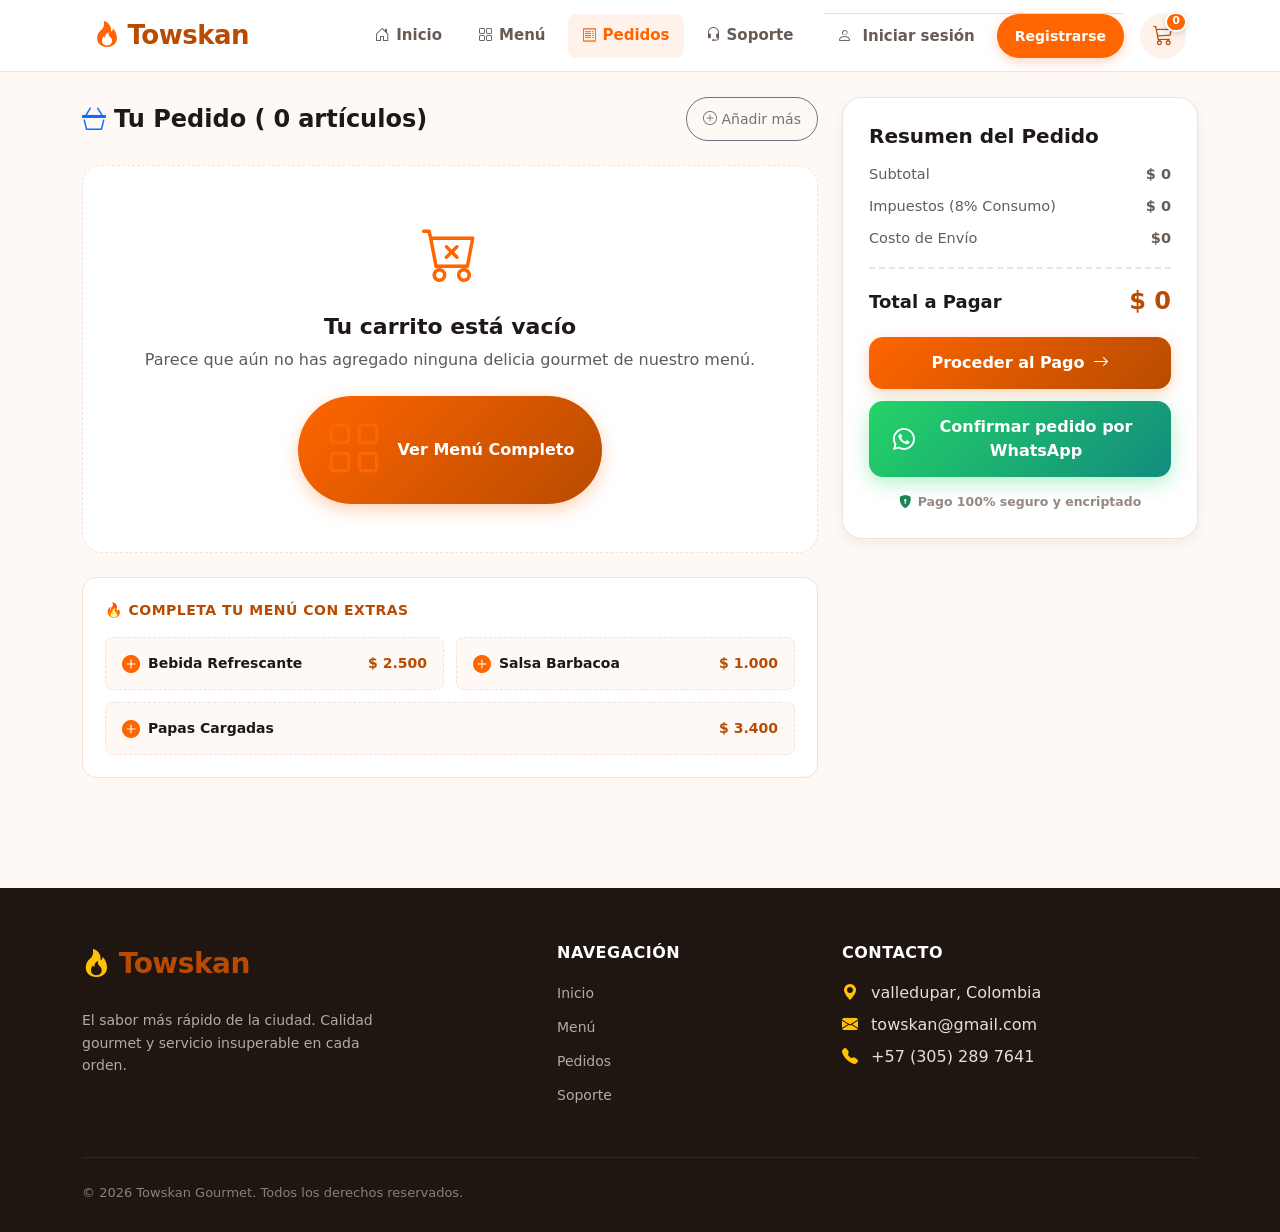
<file: pedidos.html>
<!DOCTYPE html>
<html lang="es">

<head>
    <meta charset="UTF-8">
    <meta name="viewport" content="width=device-width, initial-scale=1.0">
    <title>Tu Pedido | Towskan</title>

    <meta name="description"
        content="Revisa los productos de tu carrito en Towskan, ajusta cantidades, añade extras y finaliza tu pedido online o vía WhatsApp.">
    <meta property="og:title" content="Tu Pedido | Towskan">
    <meta property="og:description" content="Revisa tu carrito y completa tu orden rápidamente.">
    <meta property="og:image" content="assets/img/hamburguesa.jpg">
    <meta property="og:type" content="website">

    <!-- Bootstrap 5 & Bootstrap Icons -->
    <link href="https://cdn.jsdelivr.net/npm/bootstrap@5.3.3/dist/css/bootstrap.min.css" rel="stylesheet">
    <link href="https://cdn.jsdelivr.net/npm/bootstrap-icons@1.11.3/font/bootstrap-icons.css" rel="stylesheet">

    <!-- Towskan Styles -->
    <link rel="stylesheet" href="assets/css/main.css">
    <link rel="stylesheet" href="assets/css/pedidos.css">
</head>

<body>
    <!-- ==========================================================================
         NAVBAR PRINCIPAL
         ========================================================================== -->
    <header>
        <nav class="navbar navbar-expand-lg navbar-towskan fixed-top">
            <div class="container px-3 px-md-4">
                <a class="brand-logo" href="index.html" aria-label="Inicio Towskan">
                    <i class="bi bi-fire brand-icon" aria-hidden="true"></i>
                    <span>Towskan</span>
                </a>

                <!-- Carrito Móvil y Botón Menú -->
                <div class="d-flex align-items-center gap-2 d-lg-none">
                    <a href="pedidos.html" class="nav-cart-btn" aria-label="Ver carrito">
                        <i class="bi bi-cart3"></i>
                        <span class="cart-badge" id="cartNumberMobile">0</span>
                    </a>
                    <button class="navbar-toggler" type="button" data-bs-toggle="collapse"
                        data-bs-target="#menuPrincipal" aria-controls="menuPrincipal" aria-expanded="false"
                        aria-label="Alternar navegación">
                        <i class="bi bi-list"></i>
                    </button>
                </div>

                <div class="collapse navbar-collapse justify-content-end" id="menuPrincipal">
                    <ul class="navbar-nav align-items-lg-center gap-lg-2 my-3 my-lg-0">
                        <li class="nav-item">
                            <a class="nav-link" href="index.html"><i class="bi bi-house-door"></i> Inicio</a>
                        </li>
                        <li class="nav-item">
                            <a class="nav-link" href="menu.html"><i class="bi bi-grid"></i> Menú</a>
                        </li>
                        <li class="nav-item">
                            <a class="nav-link active" href="pedidos.html"><i class="bi bi-receipt"></i> Pedidos</a>
                        </li>
                        <li class="nav-item">
                            <a class="nav-link" href="servicio.html"><i class="bi bi-headset"></i> Soporte</a>
                        </li>
                    </ul>

                    <ul class="navbar-nav align-items-lg-center gap-2 ms-lg-3 pt-2 pt-lg-0 border-top border-lg-0"
                        id="navbarAuthSection">
                        <li class="nav-item">
                            <a class="nav-link" href="login.html"><i class="bi bi-person"></i> Iniciar sesión</a>
                        </li>
                        <li class="nav-item">
                            <a class="btn-nav-cta" href="registro.html">Registrarse</a>
                        </li>
                    </ul>

                    <div class="d-none d-lg-flex ms-lg-3">
                        <a href="pedidos.html" class="nav-cart-btn" aria-label="Ver pedido actual"
                            title="Ver pedido actual">
                            <i class="bi bi-cart3"></i>
                            <span class="cart-badge" id="cartNumber">0</span>
                        </a>
                    </div>
                </div>
            </div>
        </nav>
    </header>

    <!-- ==========================================================================
         CONTENIDO: LISTA DE ARTÍCULOS Y RESUMEN
         ========================================================================== -->
    <main class="container pedidos-container">
        <div class="row g-4">
            <!-- COLUMNA IZQUIERDA: ARTÍCULOS EN EL CARRITO -->
            <div class="col-lg-8">
                <div class="d-flex justify-content-between align-items-center mb-4">
                    <h1 class="section-title mb-0">
                        <i class="bi bi-basket3 text-primary"></i>
                        Tu Pedido (<span id="cantidadArticulos">0</span> artículos)
                    </h1>
                    <a href="menu.html" class="btn btn-outline-secondary btn-sm rounded-pill px-3">
                        <i class="bi bi-plus-circle me-1"></i> Añadir más
                    </a>
                </div>

                <!-- Lista Dinámica de Productos -->
                <div id="listaCarrito">
                    <!-- Los productos se inyectan automáticamente desde cart.js -->
                </div>

                <!-- Estado Carrito Vacío -->
                <div id="carritoVacio" class="text-center py-5" style="display: none;">
                    <i class="bi bi-cart-x"></i>
                    <h5>Tu carrito está vacío</h5>
                    <p class="text-muted">Parece que aún no has agregado ninguna delicia gourmet de nuestro menú.</p>
                    <a href="menu.html" class="btn btn-towskan-primary mt-2">
                        <i class="bi bi-grid me-2"></i> Ver Menú Completo
                    </a>
                </div>

                <!-- SECCIÓN COMPLETA TU MENÚ (UPSELL) -->
                <div class="extras mt-4">
                    <div class="extras-title">
                        <span>🔥</span>
                        <span>COMPLETA TU MENÚ CON EXTRAS</span>
                    </div>

                    <div class="extras-buttons">
                        <!-- Extra Bebida -->
                        <button type="button" class="extra-btn"
                            onclick="agregarProducto('Bebida Refrescante', 2500, 'assets/img/bebidas.jpg', 'Bebida fría refrescante')">
                            <div class="d-flex align-items-center gap-2">
                                <i class="bi bi-plus-circle-fill"></i>
                                <span>Bebida Refrescante</span>
                            </div>
                            <strong>$ 2.500</strong>
                        </button>

                        <!-- Extra Salsa -->
                        <button type="button" class="extra-btn"
                            onclick="agregarProducto('Salsa Barbacoa', 1000, 'assets/img/salsa-barbacoa.avif', 'Salsa barbacoa especial')">
                            <div class="d-flex align-items-center gap-2">
                                <i class="bi bi-plus-circle-fill"></i>
                                <span>Salsa Barbacoa</span>
                            </div>
                            <strong>$ 1.000</strong>
                        </button>

                        <!-- Extra Papas -->
                        <button type="button" class="extra-btn"
                            onclick="agregarProducto('Papas Cargadas Picantes', 3400, 'assets/img/patatas-fritas.jpg', 'Papas crujientes con mayonesa picante')">
                            <div class="d-flex align-items-center gap-2">
                                <i class="bi bi-plus-circle-fill"></i>
                                <span>Papas Cargadas</span>
                            </div>
                            <strong>$ 3.400</strong>
                        </button>
                    </div>
                </div>
            </div>

            <!-- COLUMNA DERECHA: RESUMEN DEL PEDIDO -->
            <div class="col-lg-4">
                <aside class="summary-card" aria-label="Resumen total del pedido">
                    <h4>Resumen del Pedido</h4>

                    <div class="summary-row">
                        <span>Subtotal</span>
                        <strong id="subtotal">$ 0</strong>
                    </div>

                    <div class="summary-row">
                        <span>Impuestos (8% Consumo)</span>
                        <strong id="impuestos">$ 0</strong>
                    </div>

                    <div class="summary-row">
                        <span>Costo de Envío</span>
                        <strong id="envio">$ 0</strong>
                    </div>

                    <div class="total-row">
                        <span>Total a Pagar</span>
                        <strong id="total">$ 0</strong>
                    </div>

                    <!-- Botón Pago con Tarjeta/Efectivo -->
                    <a href="pago.html" class="checkout-btn">
                        <span>Proceder al Pago</span>
                        <i class="bi bi-arrow-right"></i>
                    </a>

                    <!-- Botón Finalizar por WhatsApp (Destacado) -->
                    <button type="button" class="btn btn-whatsapp btn-whatsapp-order">
                        <i class="bi bi-whatsapp"></i>
                        <span>Confirmar pedido por WhatsApp</span>
                    </button>

                    <div class="secure-payment">
                        <i class="bi bi-shield-lock-fill text-success"></i>
                        <span>Pago 100% seguro y encriptado</span>
                    </div>
                </aside>
            </div>
        </div>
    </main>

    <!-- ==========================================================================
         FOOTER UNIFICADO
         ========================================================================== -->
    <footer class="footer-towskan">
        <div class="container">
            <div class="row g-4">
                <div class="col-lg-5 col-md-6">
                    <a class="footer-brand brand-logo text-white" href="index.html">
                        <i class="bi bi-fire text-warning"></i> Towskan
                    </a>
                    <p class="footer-text mt-2">
                        El sabor más rápido de la ciudad. Calidad gourmet y servicio insuperable en cada orden.
                    </p>
                </div>
                <div class="col-lg-3 col-md-6">
                    <h4>Navegación</h4>
                    <ul class="footer-links">
                        <li><a href="index.html">Inicio</a></li>
                        <li><a href="menu.html">Menú</a></li>
                        <li><a href="pedidos.html">Pedidos</a></li>
                        <li><a href="servicio.html">Soporte</a></li>
                    </ul>
                </div>
                <div class="col-lg-4 col-md-6">
                    <h4>Contacto</h4>
                    <p class="mb-2"><i class="bi bi-geo-alt-fill text-warning me-2"></i> valledupar, Colombia</p>
                    <p class="mb-2"><i class="bi bi-envelope-fill text-warning me-2"></i> towskan@gmail.com</p>
                    <p class="mb-2"><i class="bi bi-telephone-fill text-warning me-2"></i> +57 (305) 289 7641</p>
                </div>
            </div>
            <div class="footer-bottom">
                <div>&copy; 2026 Towskan Gourmet. Todos los derechos reservados.</div>
            </div>
        </div>
    </footer>

    <!-- Bootstrap 5 Bundle JS -->
    <script src="https://cdn.jsdelivr.net/npm/bootstrap@5.3.3/dist/js/bootstrap.bundle.min.js"></script>

    <!-- Towskan App Modules -->
    <script type="module" src="assets/js/app.js"></script>
</body>

</html>
</file>
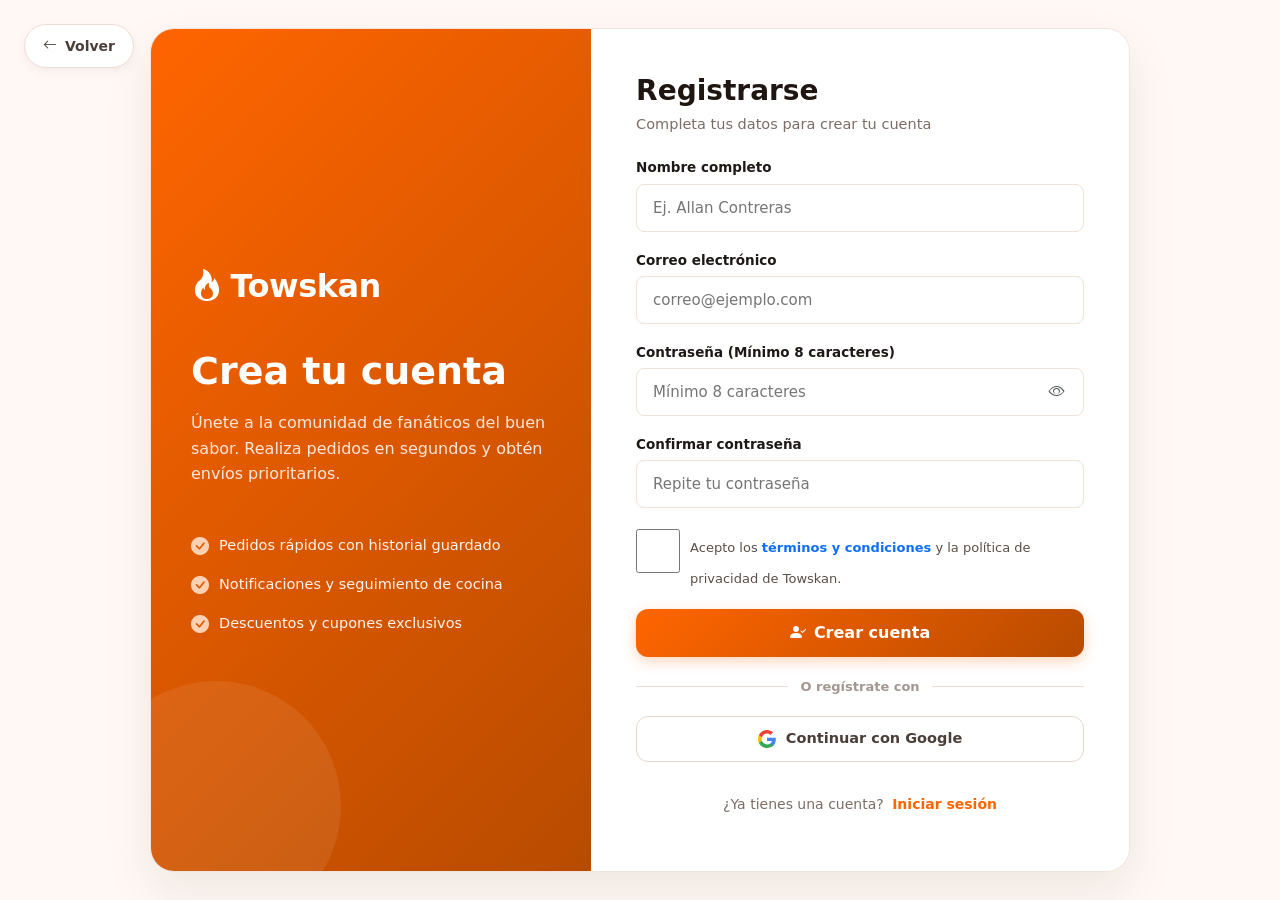
<file: registro.html>
<!DOCTYPE html>
<html lang="es">

<head>
    <meta charset="UTF-8">
    <meta name="viewport" content="width=device-width, initial-scale=1.0">
    <title>Crear Cuenta | Towskan</title>
    <meta name="description" content="Crea tu cuenta en Towskan y disfruta de la mejor comida rápida gourmet, promociones exclusivas y pedidos rápidos.">
    <meta property="og:title" content="Crear Cuenta | Towskan">
    <meta property="og:description" content="Regístrate en Towskan para pedir comida rápida gourmet a domicilio.">
    <meta property="og:type" content="website">

    <!-- Bootstrap 5 & Icons -->
    <link href="https://cdn.jsdelivr.net/npm/bootstrap@5.3.3/dist/css/bootstrap.min.css" rel="stylesheet">
    <link href="https://cdn.jsdelivr.net/npm/bootstrap-icons@1.11.3/font/bootstrap-icons.css" rel="stylesheet">

    <!-- Towskan Styles -->
    <link rel="stylesheet" href="assets/css/main.css">
    <link rel="stylesheet" href="assets/css/registro.css">
</head>

<body>
    <!-- Botón Volver -->
    <a href="index.html" class="btn-volver" aria-label="Volver a la portada de Towskan">
        <i class="bi bi-arrow-left"></i>
        <span>Volver</span>
    </a>

    <div class="auth-container">
        <!-- Lado Izquierdo (Presentación) -->
        <div class="auth-left">
            <div class="auth-logo">
                <i class="bi bi-fire"></i> Towskan
            </div>
            <h1>Crea tu cuenta</h1>
            <p>
                Únete a la comunidad de fanáticos del buen sabor. Realiza pedidos en segundos y obtén envíos prioritarios.
            </p>

            <div class="auth-benefits">
                <div class="benefit-item">
                    <i class="bi bi-check-circle-fill"></i>
                    <span>Pedidos rápidos con historial guardado</span>
                </div>
                <div class="benefit-item">
                    <i class="bi bi-check-circle-fill"></i>
                    <span>Notificaciones y seguimiento de cocina</span>
                </div>
                <div class="benefit-item">
                    <i class="bi bi-check-circle-fill"></i>
                    <span>Descuentos y cupones exclusivos</span>
                </div>
            </div>
        </div>

        <!-- Lado Derecho (Formulario) -->
        <div class="auth-right">
            <h2>Registrarse</h2>
            <p class="auth-subtitle">Completa tus datos para crear tu cuenta</p>

            <form id="registroForm" novalidate>
                <!-- Nombre Completo -->
                <div class="form-group-towskan">
                    <label for="nombre">Nombre completo</label>
                    <input
                        type="text"
                        id="nombre"
                        name="nombre"
                        class="form-control-towskan"
                        placeholder="Ej. Allan Contreras"
                        required
                        autocomplete="name"
                    >
                </div>

                <!-- Correo Electrónico -->
                <div class="form-group-towskan">
                    <label for="email">Correo electrónico</label>
                    <input
                        type="email"
                        id="email"
                        name="email"
                        class="form-control-towskan"
                        placeholder="correo@ejemplo.com"
                        required
                        autocomplete="email"
                    >
                </div>

                <!-- Contraseña -->
                <div class="form-group-towskan">
                    <label for="password">Contraseña (Mínimo 8 caracteres)</label>
                    <div class="position-relative">
                        <input
                            type="password"
                            id="password"
                            name="password"
                            class="form-control-towskan pe-5"
                            placeholder="Mínimo 8 caracteres"
                            required
                            minlength="8"
                            autocomplete="new-password"
                        >
                        <button
                            type="button"
                            class="btn position-absolute top-50 end-0 translate-middle-y me-2 p-0 text-muted border-0 bg-transparent"
                            id="toggleRegPass"
                            style="min-height: 38px; min-width: 38px;"
                            aria-label="Mostrar u ocultar contraseña"
                        >
                            <i class="bi bi-eye" id="toggleRegPassIcon"></i>
                        </button>
                    </div>
                </div>

                <!-- Confirmar Contraseña -->
                <div class="form-group-towskan">
                    <label for="confirmPassword">Confirmar contraseña</label>
                    <input
                        type="password"
                        id="confirmPassword"
                        name="confirmPassword"
                        class="form-control-towskan"
                        placeholder="Repite tu contraseña"
                        required
                        autocomplete="new-password"
                    >
                </div>

                <!-- Términos y Condiciones -->
                <label class="terms-checkbox">
                    <input type="checkbox" id="terminos" required>
                    <span>Acepto los <a href="#" class="text-primary text-decoration-none fw-bold" id="termsLink">términos y condiciones</a> y la política de privacidad de Towskan.</span>
                </label>

                <!-- Botón Submit -->
                <button type="submit" class="btn-auth-submit">
                    <i class="bi bi-person-check-fill me-2"></i> Crear cuenta
                </button>
            </form>

            <div class="auth-divider">O regístrate con</div>

            <!-- Google OAuth Demo -->
            <button type="button" class="btn-google-auth" id="googleBtn">
                <svg width="18" height="18" viewBox="0 0 24 24" aria-hidden="true">
                    <path fill="#4285F4" d="M23.745 12.27c0-.7-.06-1.4-.19-2.07H12v4.51h6.6c-.29 1.52-1.14 2.82-2.4 3.68v3.05h3.88c2.27-2.09 3.66-5.17 3.66-9.17z"/>
                    <path fill="#34A853" d="M12 24c3.24 0 5.95-1.08 7.93-2.91l-3.88-3.05c-1.08.72-2.45 1.16-4.05 1.16-3.12 0-5.77-2.1-6.72-4.93H1.25v3.15C3.26 21.36 7.33 24 12 24z"/>
                    <path fill="#FBBC05" d="M5.28 14.27c-.25-.72-.38-1.49-.38-2.27s.13-1.55.38-2.27V6.58H1.25C.45 8.18 0 9.98 0 12s.45 3.82 1.25 5.42l4.03-3.15z"/>
                    <path fill="#EA4335" d="M12 4.75c1.77 0 3.35.61 4.6 1.8l3.42-3.42C17.95 1.19 15.24 0 12 0 7.33 0 3.26 2.64 1.25 6.58l4.03 3.15c.95-2.83 3.6-4.98 6.72-4.98z"/>
                </svg>
                <span>Continuar con Google</span>
            </button>

            <!-- Login -->
            <div class="auth-footer-link">
                ¿Ya tienes una cuenta? <a href="login.html">Iniciar sesión</a>
            </div>
        </div>
    </div>

    <!-- Scripts Modulares -->
    <script type="module">
        import { handleRegister, handleGoogleAuth } from './assets/js/auth.js';
        import { showAlert } from './assets/js/ui.js';

        document.getElementById('registroForm').addEventListener('submit', handleRegister);
        document.getElementById('googleBtn').addEventListener('click', handleGoogleAuth);

        // Password visibility toggle
        const toggleBtn = document.getElementById('toggleRegPass');
        const passInput = document.getElementById('password');
        const passIcon = document.getElementById('toggleRegPassIcon');

        toggleBtn.addEventListener('click', () => {
            const isPassword = passInput.getAttribute('type') === 'password';
            passInput.setAttribute('type', isPassword ? 'text' : 'password');
            passIcon.className = isPassword ? 'bi bi-eye-slash' : 'bi bi-eye';
        });

        document.getElementById('termsLink').addEventListener('click', (e) => {
            e.preventDefault();
            showAlert({
                title: 'Términos y Condiciones',
                message: 'Al registrarte en Towskan, aceptas recibir confirmaciones de tus pedidos por correo o WhatsApp. Cuidamos tu información privada y no compartimos datos con terceros.',
                type: 'info'
            });
        });
    </script>
</body>

</html>
</file>
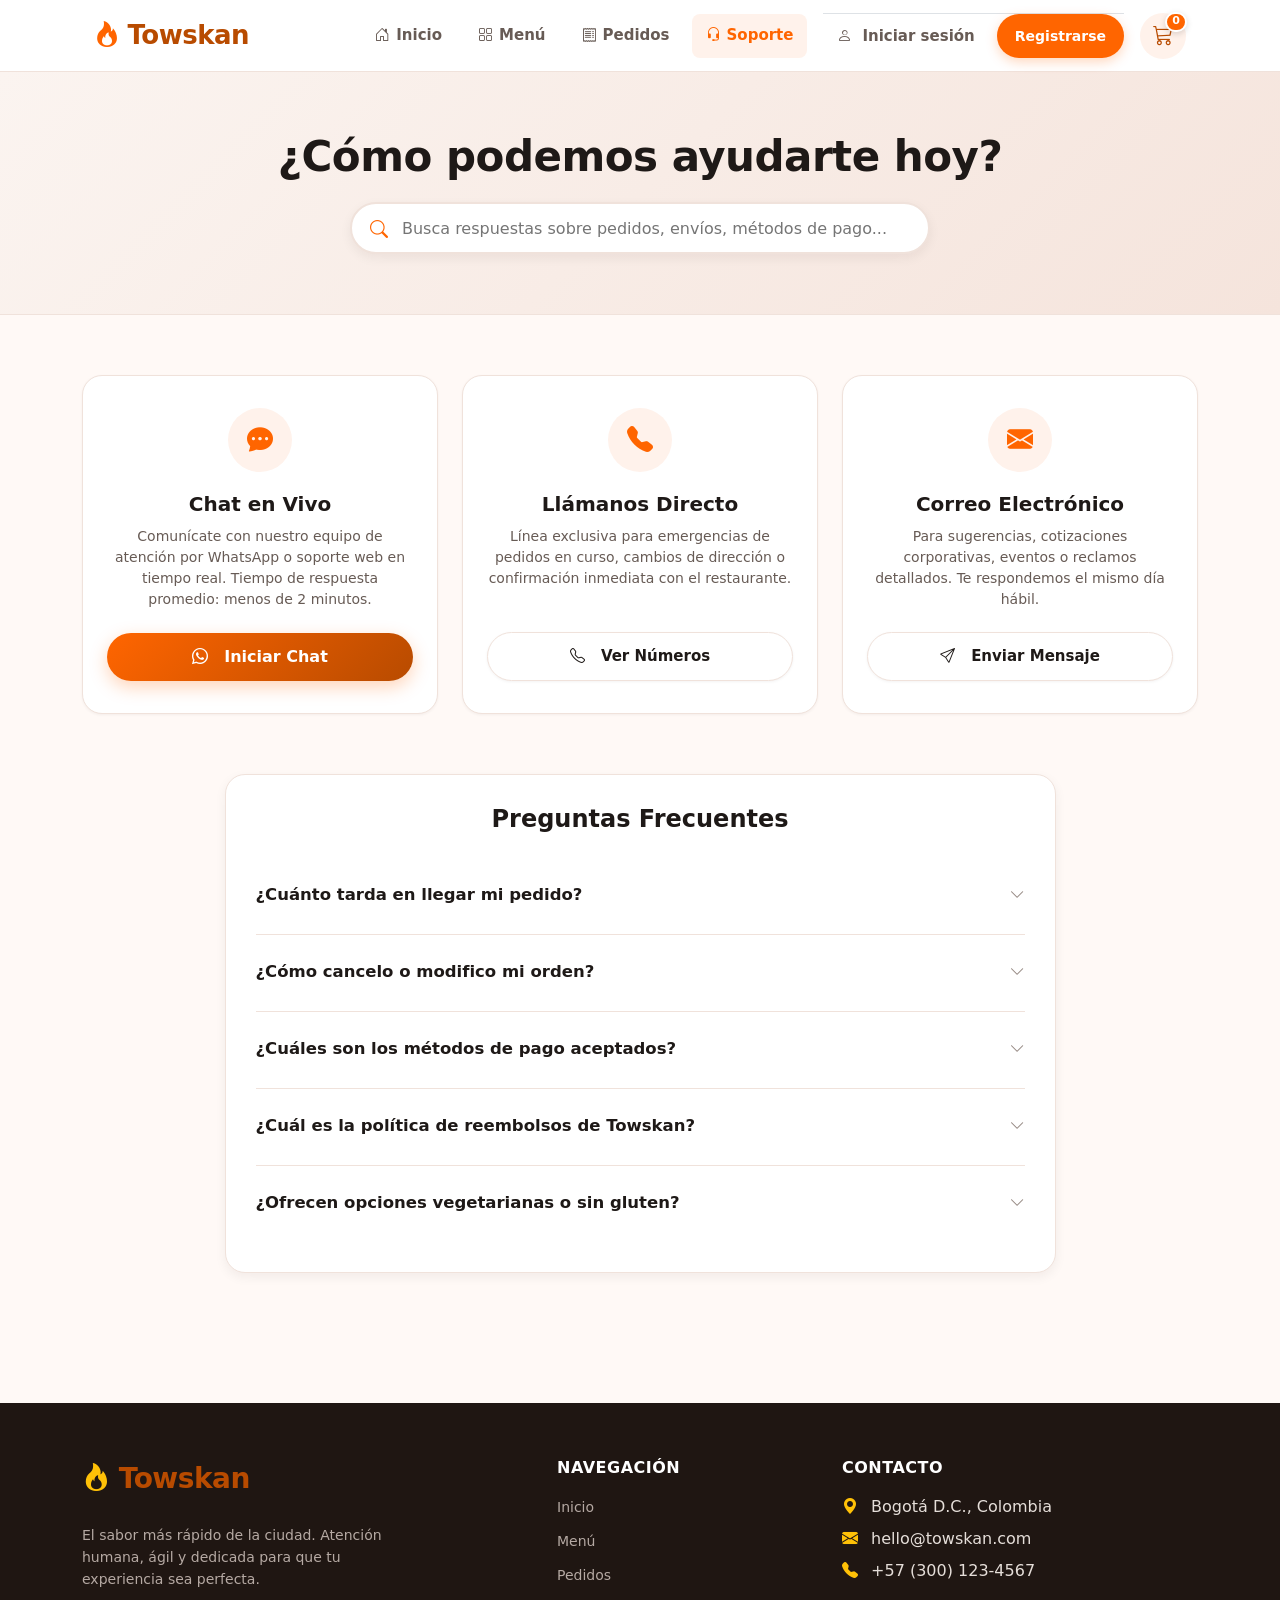
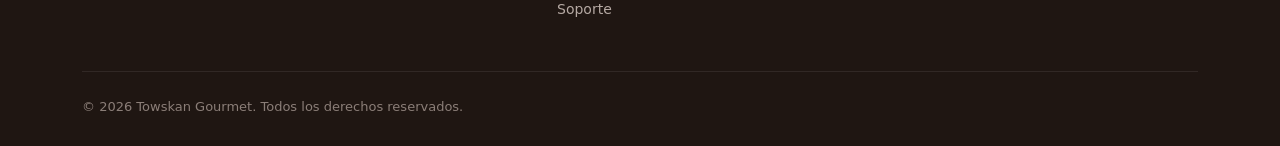
<file: servicio.html>
<!DOCTYPE html>
<html lang="es">

<head>
    <meta charset="UTF-8">
    <meta name="viewport" content="width=device-width, initial-scale=1.0">
    <title>Centro de Soporte | Towskan</title>

    <meta name="description"
        content="¿Necesitas ayuda con tu pedido en Towskan? Consulta nuestras preguntas frecuentes, chatea con nosotros o comunícate con atención al cliente.">
    <meta property="og:title" content="Centro de Soporte | Towskan">
    <meta property="og:description"
        content="Estamos listos para atender tus dudas sobre pedidos, cancelaciones y entregas.">
    <meta property="og:type" content="website">

    <!-- Bootstrap 5 & Bootstrap Icons -->
    <link href="https://cdn.jsdelivr.net/npm/bootstrap@5.3.3/dist/css/bootstrap.min.css" rel="stylesheet">
    <link href="https://cdn.jsdelivr.net/npm/bootstrap-icons@1.11.3/font/bootstrap-icons.css" rel="stylesheet">

    <!-- Towskan Styles -->
    <link rel="stylesheet" href="assets/css/main.css">
    <link rel="stylesheet" href="assets/css/servicios.css">
</head>

<body>
    <!-- ==========================================================================
         NAVBAR PRINCIPAL
         ========================================================================== -->
    <header>
        <nav class="navbar navbar-expand-lg navbar-towskan fixed-top">
            <div class="container px-3 px-md-4">
                <a class="brand-logo" href="index.html" aria-label="Inicio Towskan">
                    <i class="bi bi-fire brand-icon" aria-hidden="true"></i>
                    <span>Towskan</span>
                </a>

                <div class="d-flex align-items-center gap-2 d-lg-none">
                    <a href="pedidos.html" class="nav-cart-btn" aria-label="Ver carrito">
                        <i class="bi bi-cart3"></i>
                        <span class="cart-badge" id="cartNumberMobile">0</span>
                    </a>
                    <button class="navbar-toggler" type="button" data-bs-toggle="collapse"
                        data-bs-target="#menuPrincipal" aria-controls="menuPrincipal" aria-expanded="false"
                        aria-label="Alternar navegación">
                        <i class="bi bi-list"></i>
                    </button>
                </div>

                <div class="collapse navbar-collapse justify-content-end" id="menuPrincipal">
                    <ul class="navbar-nav align-items-lg-center gap-lg-2 my-3 my-lg-0">
                        <li class="nav-item">
                            <a class="nav-link" href="index.html"><i class="bi bi-house-door"></i> Inicio</a>
                        </li>
                        <li class="nav-item">
                            <a class="nav-link" href="menu.html"><i class="bi bi-grid"></i> Menú</a>
                        </li>
                        <li class="nav-item">
                            <a class="nav-link" href="pedidos.html"><i class="bi bi-receipt"></i> Pedidos</a>
                        </li>
                        <li class="nav-item">
                            <a class="nav-link active" href="servicio.html"><i class="bi bi-headset"></i> Soporte</a>
                        </li>
                    </ul>

                    <ul class="navbar-nav align-items-lg-center gap-2 ms-lg-3 pt-2 pt-lg-0 border-top border-lg-0"
                        id="navbarAuthSection">
                        <li class="nav-item">
                            <a class="nav-link" href="login.html"><i class="bi bi-person"></i> Iniciar sesión</a>
                        </li>
                        <li class="nav-item">
                            <a class="btn-nav-cta" href="registro.html">Registrarse</a>
                        </li>
                    </ul>

                    <div class="d-none d-lg-flex ms-lg-3">
                        <a href="pedidos.html" class="nav-cart-btn" aria-label="Ver pedido actual">
                            <i class="bi bi-cart3"></i>
                            <span class="cart-badge" id="cartNumber">0</span>
                        </a>
                    </div>
                </div>
            </div>
        </nav>
    </header>

    <!-- ==========================================================================
         HERO SEARCH
         ========================================================================== -->
    <main>
        <section class="soporte-hero">
            <div class="container">
                <h1>¿Cómo podemos ayudarte hoy?</h1>
                <div class="buscador-wrapper">
                    <i class="bi bi-search buscador-icon" aria-hidden="true"></i>
                    <input type="text" id="busqueda" class="buscador-input"
                        placeholder="Busca respuestas sobre pedidos, envíos, métodos de pago..."
                        aria-label="Buscar ayuda">
                </div>
            </div>
        </section>

        <!-- ==========================================================================
             CANALES DE CONTACTO
             ========================================================================== -->
        <section class="canales-section">
            <div class="container">
                <div class="row g-4">
                    <!-- CHAT -->
                    <div class="col-md-4">
                        <div class="canal-card">
                            <div>
                                <div class="canal-icono">
                                    <i class="bi bi-chat-dots-fill"></i>
                                </div>
                                <h2>Chat en Vivo</h2>
                                <p>Comunícate con nuestro equipo de atención por WhatsApp o soporte web en tiempo real.
                                    Tiempo de respuesta promedio: menos de 2 minutos.</p>
                            </div>
                            <button type="button" class="btn-towskan-primary w-100" id="btnIniciarChat">
                                <i class="bi bi-whatsapp me-2"></i> Iniciar Chat
                            </button>
                        </div>
                    </div>

                    <!-- TELÉFONO -->
                    <div class="col-md-4">
                        <div class="canal-card">
                            <div>
                                <div class="canal-icono">
                                    <i class="bi bi-telephone-fill"></i>
                                </div>
                                <h2>Llámanos Directo</h2>
                                <p>Línea exclusiva para emergencias de pedidos en curso, cambios de dirección o
                                    confirmación inmediata con el restaurante.</p>
                            </div>
                            <button type="button" class="btn-towskan-secondary w-100" id="btnVerNumeros">
                                <i class="bi bi-telephone me-2"></i> Ver Números
                            </button>
                        </div>
                    </div>

                    <!-- CORREO -->
                    <div class="col-md-4">
                        <div class="canal-card">
                            <div>
                                <div class="canal-icono">
                                    <i class="bi bi-envelope-fill"></i>
                                </div>
                                <h2>Correo Electrónico</h2>
                                <p>Para sugerencias, cotizaciones corporativas, eventos o reclamos detallados. Te
                                    respondemos el mismo día hábil.</p>
                            </div>
                            <a href="mailto:soporte@towskan.com" class="btn-towskan-secondary w-100">
                                <i class="bi bi-send me-2"></i> Enviar Mensaje
                            </a>
                        </div>
                    </div>
                </div>
            </div>
        </section>

        <!-- ==========================================================================
             PREGUNTAS FRECUENTES (FAQ)
             ========================================================================== -->
        <section class="faq-section">
            <div class="container">
                <div class="row justify-content-center">
                    <div class="col-lg-9">
                        <div class="faq-card">
                            <h2 class="faq-title">Preguntas Frecuentes</h2>

                            <div class="pregunta-item">
                                <button type="button" class="pregunta-btn" aria-expanded="false">
                                    <span>¿Cuánto tarda en llegar mi pedido?</span>
                                    <i class="bi bi-chevron-down"></i>
                                </button>
                                <div class="respuesta-content">
                                    Nuestro tiempo estimado de entrega estándar es de <strong>25 a 35 minutos</strong>
                                    en zona urbana de Bogotá. Si hay condiciones climáticas adversas, te notificaremos
                                    por WhatsApp.
                                </div>
                            </div>

                            <div class="pregunta-item">
                                <button type="button" class="pregunta-btn" aria-expanded="false">
                                    <span>¿Cómo cancelo o modifico mi orden?</span>
                                    <i class="bi bi-chevron-down"></i>
                                </button>
                                <div class="respuesta-content">
                                    Puedes cancelar o cambiar ingredientes de tu orden dentro de los primeros <strong>5
                                        minutos</strong> posteriores a la confirmación comunicándote inmediatamente a
                                    nuestra línea de WhatsApp o telefónica.
                                </div>
                            </div>

                            <div class="pregunta-item">
                                <button type="button" class="pregunta-btn" aria-expanded="false">
                                    <span>¿Cuáles son los métodos de pago aceptados?</span>
                                    <i class="bi bi-chevron-down"></i>
                                </button>
                                <div class="respuesta-content">
                                    Aceptamos tarjetas de crédito y débito (Visa, Mastercard, American Express),
                                    transferencias directas por Nequi y Daviplata, y efectivo contra entrega al
                                    repartidor.
                                </div>
                            </div>

                            <div class="pregunta-item">
                                <button type="button" class="pregunta-btn" aria-expanded="false">
                                    <span>¿Cuál es la política de reembolsos de Towskan?</span>
                                    <i class="bi bi-chevron-down"></i>
                                </button>
                                <div class="respuesta-content">
                                    Si tu orden llega incompleta o no cumple con nuestros altos estándares de calidad,
                                    te ofrecemos el reenvío inmediato sin costo adicional o el reembolso íntegro según
                                    el método de pago utilizado.
                                </div>
                            </div>

                            <div class="pregunta-item">
                                <button type="button" class="pregunta-btn" aria-expanded="false">
                                    <span>¿Ofrecen opciones vegetarianas o sin gluten?</span>
                                    <i class="bi bi-chevron-down"></i>
                                </button>
                                <div class="respuesta-content">
                                    ¡Sí! Contamos con medallones a base de plantas y opciones de papas horneadas.
                                    Consulta con nuestro asesor por WhatsApp para adaptar tu hamburguesa a tus
                                    requerimientos dietarios.
                                </div>
                            </div>
                        </div>
                    </div>
                </div>
            </div>
        </section>
    </main>

    <!-- ==========================================================================
         FOOTER UNIFICADO
         ========================================================================== -->
    <footer class="footer-towskan">
        <div class="container">
            <div class="row g-4">
                <div class="col-lg-5 col-md-6">
                    <a class="footer-brand brand-logo text-white" href="index.html">
                        <i class="bi bi-fire text-warning"></i> Towskan
                    </a>
                    <p class="footer-text mt-2">
                        El sabor más rápido de la ciudad. Atención humana, ágil y dedicada para que tu experiencia sea
                        perfecta.
                    </p>
                </div>
                <div class="col-lg-3 col-md-6">
                    <h4>Navegación</h4>
                    <ul class="footer-links">
                        <li><a href="index.html">Inicio</a></li>
                        <li><a href="menu.html">Menú</a></li>
                        <li><a href="pedidos.html">Pedidos</a></li>
                        <li><a href="servicio.html">Soporte</a></li>
                    </ul>
                </div>
                <div class="col-lg-4 col-md-6">
                    <h4>Contacto</h4>
                    <p class="mb-2"><i class="bi bi-geo-alt-fill text-warning me-2"></i> Bogotá D.C., Colombia</p>
                    <p class="mb-2"><i class="bi bi-envelope-fill text-warning me-2"></i> hello@towskan.com</p>
                    <p class="mb-2"><i class="bi bi-telephone-fill text-warning me-2"></i> +57 (300) 123-4567</p>
                </div>
            </div>
            <div class="footer-bottom">
                <div>&copy; 2026 Towskan Gourmet. Todos los derechos reservados.</div>
            </div>
        </div>
    </footer>

    <!-- Bootstrap 5 Bundle JS -->
    <script src="https://cdn.jsdelivr.net/npm/bootstrap@5.3.3/dist/js/bootstrap.bundle.min.js"></script>

    <!-- Towskan App Modules -->
    <script type="module" src="assets/js/app.js"></script>

    <script type="module">
        import { showAlert } from './assets/js/ui.js';

        // Accordion Toggle
        document.querySelectorAll('.pregunta-btn').forEach(btn => {
            btn.addEventListener('click', function () {
                const item = this.parentElement;
                const wasOpen = item.classList.contains('abierta');

                // Close other items
                document.querySelectorAll('.pregunta-item').forEach(i => {
                    i.classList.remove('abierta');
                    i.querySelector('.pregunta-btn')?.setAttribute('aria-expanded', 'false');
                });

                if (!wasOpen) {
                    item.classList.add('abierta');
                    this.setAttribute('aria-expanded', 'true');
                }
            });
        });

        // FAQ Live Search
        const searchInput = document.getElementById('busqueda');
        searchInput.addEventListener('input', function () {
            const query = this.value.toLowerCase().trim();
            const items = document.querySelectorAll('.pregunta-item');

            items.forEach(item => {
                const text = item.textContent.toLowerCase();
                if (text.includes(query)) {
                    item.style.display = 'block';
                } else {
                    item.style.display = 'none';
                }
            });
        });

        // Modern Modals (replacing alert())
        document.getElementById('btnIniciarChat').addEventListener('click', () => {
            window.open('https://wa.me/573052897641?text=' + encodeURIComponent('¡Hola Towskan! 👋 Necesito ayuda con un pedido o consulta.'), '_blank');
        });

        document.getElementById('btnVerNumeros').addEventListener('click', () => {
            showAlert({
                title: 'Líneas de Atención Telefónica',
                message: '• Línea Principal Domicilios:  +57 (305) 289 7641\n• Urgencias de Cocina:  +57 (305) 289 7641\n\nHorario de atención: Lunes a Domingo de 11:30 AM a 10:30 PM.',
                type: 'info'
            });
        });
    </script>
</body>

</html>
</file>
<file: assets/css/main.css>
/* ==========================================================================
   TOWSKAN - DESIGN SYSTEM & MAIN STYLESHEET
   Mobile-First, Accessible, High Performance
   ========================================================================== */

:root {
    /* Brand Colors */
    --primary: #ff6500;
    --primary-hover: #e05500;
    --primary-dark: #b84b00;
    --primary-light: #fff2eb;
    --primary-subtle: #ffe5d6;

    /* Secondary & Dark */
    --secondary: #1f1612;
    --secondary-light: #3d2d26;
    --dark: #120e0c;

    /* Neutrals */
    --bg-body: #fff9f6;
    --bg-surface: #ffffff;
    --bg-alt: #fbf4f0;
    --border: #f0e2db;
    --border-hover: #e2cec4;

    /* Text */
    --text-primary: #1e1917;
    --text-secondary: #675b55;
    --text-muted: #958882;
    --text-light: #ffffff;

    /* Status */
    --success: #10b981;
    --success-bg: #ecfdf5;
    --error: #ef4444;
    --error-bg: #fef2f2;
    --warning: #f59e0b;
    --warning-bg: #fffbeb;
    --info: #3b82f6;
    --info-bg: #eff6ff;

    /* WhatsApp Brand Color */
    --whatsapp: #25d366;
    --whatsapp-dark: #128c7e;

    /* Spacing & Sizes */
    --navbar-height: 72px;
    --min-touch-target: 44px;
    --radius-sm: 8px;
    --radius-md: 14px;
    --radius-lg: 20px;
    --radius-pill: 9999px;

    /* Shadows */
    --shadow-xs: 0 1px 3px rgba(31, 22, 18, 0.05);
    --shadow-sm: 0 4px 12px rgba(31, 22, 18, 0.06);
    --shadow-md: 0 8px 24px rgba(31, 22, 18, 0.08);
    --shadow-lg: 0 16px 40px rgba(31, 22, 18, 0.12);

    /* Transitions */
    --transition: all 0.25s cubic-bezier(0.4, 0, 0.2, 1);
}

/* Base Reset */
*, *::before, *::after {
    box-sizing: border-box;
}

html {
    scroll-behavior: smooth;
    -webkit-text-size-adjust: 100%;
}

body {
    margin: 0;
    padding-top: var(--navbar-height);
    font-family: system-ui, -apple-system, BlinkMacSystemFont, "Segoe UI", Roboto, "Helvetica Neue", Arial, sans-serif;
    background-color: var(--bg-body);
    color: var(--text-primary);
    line-height: 1.5;
    min-height: 100vh;
    display: flex;
    flex-direction: column;
}

main {
    flex: 1 0 auto;
}

/* Touch Targets Minimum Requirement */
a, button, input, select, textarea, .nav-link, .btn, .cart-link {
    min-height: var(--min-touch-target);
    min-width: var(--min-touch-target);
    display: inline-flex;
    align-items: center;
    justify-content: center;
}

/* Focus Visibility for Accessibility */
:focus-visible {
    outline: 3px solid rgba(255, 101, 0, 0.5);
    outline-offset: 2px;
}

/* ==========================================================================
   NAVBAR (Unified & Responsive)
   ========================================================================== */

.navbar-towskan {
    height: var(--navbar-height);
    background-color: rgba(255, 255, 255, 0.98);
    backdrop-filter: blur(10px);
    border-bottom: 1px solid var(--border);
    transition: var(--transition);
    z-index: 1040;
}

.navbar-towskan .container,
.navbar-towskan .container-fluid {
    height: 100%;
    display: flex;
    align-items: center;
    justify-content: space-between;
}

/* Logo */
.brand-logo {
    display: flex;
    align-items: center;
    gap: 8px;
    font-size: 26px;
    font-weight: 900;
    letter-spacing: -0.5px;
    color: var(--primary-dark) !important;
    text-decoration: none;
    transition: var(--transition);
}

.brand-logo:hover {
    color: var(--primary) !important;
    transform: scale(1.02);
}

.brand-logo .brand-icon {
    font-size: 26px;
    color: var(--primary);
    display: inline-block;
}

/* Navbar Links */
.navbar-towskan .nav-link {
    font-size: 15px;
    font-weight: 600;
    color: var(--text-secondary) !important;
    padding: 8px 14px !important;
    border-radius: var(--radius-sm);
    transition: var(--transition);
    gap: 6px;
}

.navbar-towskan .nav-link:hover {
    color: var(--primary) !important;
    background-color: var(--primary-light);
}

.navbar-towskan .nav-link.active {
    color: var(--primary) !important;
    background-color: var(--primary-light);
    font-weight: 700;
}

/* Cart Icon & Dynamic Badge */
.nav-cart-btn {
    position: relative;
    width: 46px;
    height: 46px;
    border-radius: 50%;
    background-color: var(--primary-light);
    color: var(--primary-dark);
    font-size: 20px;
    text-decoration: none;
    transition: var(--transition);
    border: 1px solid transparent;
}

.nav-cart-btn:hover {
    background-color: var(--primary);
    color: white;
    transform: translateY(-2px);
    box-shadow: 0 4px 12px rgba(255, 101, 0, 0.3);
}

.cart-badge {
    position: absolute;
    top: -2px;
    right: -2px;
    background-color: var(--primary);
    color: white;
    font-size: 11px;
    font-weight: 800;
    min-width: 20px;
    height: 20px;
    border-radius: var(--radius-pill);
    display: flex;
    align-items: center;
    justify-content: center;
    padding: 0 5px;
    border: 2px solid white;
    box-shadow: 0 2px 6px rgba(0, 0, 0, 0.15);
    transition: transform 0.25s ease;
}

.nav-cart-btn:hover .cart-badge {
    background-color: var(--secondary);
}

.cart-badge.bump {
    transform: scale(1.3);
}

/* User Session Nav Pill */
.nav-user-pill {
    display: inline-flex;
    align-items: center;
    gap: 8px;
    padding: 6px 14px;
    background-color: var(--bg-alt);
    border: 1px solid var(--border);
    border-radius: var(--radius-pill);
    font-size: 14px;
    font-weight: 600;
    color: var(--text-primary);
    text-decoration: none;
    transition: var(--transition);
}

.nav-user-pill:hover {
    background-color: var(--primary-light);
    color: var(--primary);
    border-color: var(--primary);
}

.btn-nav-cta {
    background-color: var(--primary);
    color: white !important;
    padding: 8px 18px !important;
    border-radius: var(--radius-pill);
    font-weight: 700;
    font-size: 14px;
    text-decoration: none;
    box-shadow: 0 4px 12px rgba(255, 101, 0, 0.25);
    transition: var(--transition);
}

.btn-nav-cta:hover {
    background-color: var(--primary-hover);
    transform: translateY(-1px);
    box-shadow: 0 6px 16px rgba(255, 101, 0, 0.35);
}

/* Mobile Toggler */
.navbar-towskan .navbar-toggler {
    border: none;
    padding: 8px;
    font-size: 24px;
    color: var(--text-primary);
    border-radius: var(--radius-sm);
    box-shadow: none !important;
}

.navbar-towskan .navbar-toggler:hover {
    background-color: var(--primary-light);
    color: var(--primary);
}

/* ==========================================================================
   BUTTONS & CONTROLS
   ========================================================================== */

.btn-towskan-primary {
    background: linear-gradient(135deg, var(--primary), var(--primary-dark));
    color: white !important;
    font-weight: 700;
    font-size: 16px;
    padding: 12px 28px;
    border-radius: var(--radius-pill);
    border: none;
    cursor: pointer;
    text-decoration: none;
    display: inline-flex;
    align-items: center;
    justify-content: center;
    gap: 8px;
    box-shadow: 0 6px 18px rgba(255, 101, 0, 0.28);
    transition: var(--transition);
}

.btn-towskan-primary:hover {
    background: linear-gradient(135deg, #ff741a, #cc5400);
    transform: translateY(-2px);
    box-shadow: 0 10px 24px rgba(255, 101, 0, 0.38);
    color: white !important;
}

.btn-towskan-secondary {
    background-color: white;
    color: var(--text-primary) !important;
    font-weight: 600;
    font-size: 15px;
    padding: 12px 24px;
    border-radius: var(--radius-pill);
    border: 1px solid var(--border);
    cursor: pointer;
    text-decoration: none;
    display: inline-flex;
    align-items: center;
    justify-content: center;
    gap: 8px;
    box-shadow: var(--shadow-xs);
    transition: var(--transition);
}

.btn-towskan-secondary:hover {
    border-color: var(--primary);
    color: var(--primary) !important;
    background-color: var(--primary-light);
    transform: translateY(-1px);
}

/* WhatsApp Button */
.btn-whatsapp {
    background: linear-gradient(135deg, #25d366, #128c7e);
    color: white !important;
    font-weight: 700;
    font-size: 16px;
    padding: 14px 24px;
    border-radius: var(--radius-md);
    border: none;
    cursor: pointer;
    text-decoration: none;
    display: inline-flex;
    align-items: center;
    justify-content: center;
    gap: 10px;
    box-shadow: 0 6px 20px rgba(37, 211, 102, 0.35);
    transition: var(--transition);
    width: 100%;
}

.btn-whatsapp:hover {
    background: linear-gradient(135deg, #2ae06d, #0e7569);
    transform: translateY(-2px);
    box-shadow: 0 10px 26px rgba(37, 211, 102, 0.45);
    color: white !important;
}

.btn-whatsapp i {
    font-size: 22px;
}

/* ==========================================================================
   TOAST NOTIFICATION SYSTEM
   ========================================================================== */

#towskanToastContainer {
    position: fixed;
    bottom: 24px;
    right: 24px;
    z-index: 9999;
    display: flex;
    flex-direction: column;
    gap: 12px;
    max-width: 420px;
    width: calc(100% - 48px);
    pointer-events: none;
}

.towskan-toast {
    pointer-events: auto;
    display: flex;
    align-items: center;
    gap: 14px;
    padding: 14px 18px;
    background: white;
    color: var(--text-primary);
    border-radius: var(--radius-md);
    box-shadow: 0 12px 32px rgba(0, 0, 0, 0.16);
    border-left: 5px solid var(--primary);
    font-size: 14.5px;
    font-weight: 500;
    line-height: 1.4;
    transform: translateY(20px);
    opacity: 0;
    transition: all 0.3s cubic-bezier(0.16, 1, 0.3, 1);
}

.towskan-toast.show {
    transform: translateY(0);
    opacity: 1;
}

.towskan-toast.hide {
    transform: translateY(15px);
    opacity: 0;
}

.towskan-toast .toast-icon {
    font-size: 20px;
    flex-shrink: 0;
}

.towskan-toast .toast-content {
    flex: 1;
}

.towskan-toast .toast-close {
    background: none;
    border: none;
    color: var(--text-muted);
    font-size: 18px;
    cursor: pointer;
    padding: 4px;
    min-width: 28px;
    min-height: 28px;
    border-radius: 50%;
    display: flex;
    align-items: center;
    justify-content: center;
    transition: var(--transition);
}

.towskan-toast .toast-close:hover {
    color: var(--text-primary);
    background-color: var(--bg-alt);
}

/* Toast Variants */
.towskan-toast.toast-success {
    border-left-color: var(--success);
}
.towskan-toast.toast-success .toast-icon {
    color: var(--success);
}

.towskan-toast.toast-error {
    border-left-color: var(--error);
}
.towskan-toast.toast-error .toast-icon {
    color: var(--error);
}

.towskan-toast.toast-warning {
    border-left-color: var(--warning);
}
.towskan-toast.toast-warning .toast-icon {
    color: var(--warning);
}

.towskan-toast.toast-info {
    border-left-color: var(--info);
}
.towskan-toast.toast-info .toast-icon {
    color: var(--info);
}

/* ==========================================================================
   MODAL CONFIRMATION & ORDER SUCCESS DIALOG
   ========================================================================== */

.towskan-modal-backdrop {
    position: fixed;
    inset: 0;
    background: rgba(18, 14, 12, 0.65);
    backdrop-filter: blur(4px);
    z-index: 1050;
    display: flex;
    align-items: center;
    justify-content: center;
    padding: 16px;
    opacity: 0;
    visibility: hidden;
    transition: var(--transition);
}

.towskan-modal-backdrop.active {
    opacity: 1;
    visibility: visible;
}

.towskan-modal-card {
    background: white;
    border-radius: var(--radius-lg);
    max-width: 480px;
    width: 100%;
    padding: 28px 24px;
    box-shadow: var(--shadow-lg);
    text-align: center;
    transform: scale(0.92);
    transition: var(--transition);
}

.towskan-modal-backdrop.active .towskan-modal-card {
    transform: scale(1);
}

.towskan-modal-icon {
    width: 64px;
    height: 64px;
    border-radius: 50%;
    background-color: var(--primary-light);
    color: var(--primary);
    display: flex;
    align-items: center;
    justify-content: center;
    font-size: 32px;
    margin: 0 auto 16px;
}

.towskan-modal-icon.icon-success {
    background-color: var(--success-bg);
    color: var(--success);
}

.towskan-modal-title {
    font-size: 22px;
    font-weight: 800;
    margin-bottom: 8px;
    color: var(--text-primary);
}

.towskan-modal-message {
    font-size: 15px;
    color: var(--text-secondary);
    margin-bottom: 24px;
    line-height: 1.5;
}

.towskan-modal-actions {
    display: flex;
    gap: 12px;
    justify-content: center;
}

.towskan-modal-actions .btn {
    flex: 1;
    max-width: 200px;
}

/* ==========================================================================
   FORM CONTROLS & INLINE VALIDATION
   ========================================================================== */

.form-group-towskan {
    margin-bottom: 18px;
    text-align: left;
}

.form-group-towskan label {
    display: block;
    font-size: 13.5px;
    font-weight: 700;
    color: var(--text-primary);
    margin-bottom: 6px;
}

.form-group-towskan .form-control-towskan {
    width: 100%;
    height: 48px;
    padding: 10px 16px;
    font-size: 15px;
    border: 1.5px solid var(--border);
    border-radius: var(--radius-sm);
    background-color: white;
    color: var(--text-primary);
    transition: var(--transition);
    outline: none;
}

.form-group-towskan .form-control-towskan:focus {
    border-color: var(--primary);
    box-shadow: 0 0 0 3px rgba(255, 101, 0, 0.15);
}

.form-group-towskan.has-error .form-control-towskan {
    border-color: var(--error);
    background-color: #fffbfa;
}

.form-error-msg {
    display: none;
    font-size: 12.5px;
    font-weight: 600;
    color: var(--error);
    margin-top: 5px;
    align-items: center;
    gap: 5px;
}

.form-group-towskan.has-error .form-error-msg {
    display: flex;
}

/* ==========================================================================
   FOOTER (Unified & Modern)
   ========================================================================== */

.footer-towskan {
    background-color: var(--secondary);
    color: #e5ded9;
    padding: 55px 0 30px;
    margin-top: 60px;
}

.footer-towskan .footer-brand {
    font-size: 28px;
    font-weight: 900;
    color: white;
    margin-bottom: 14px;
    display: inline-block;
}

.footer-towskan .footer-text {
    font-size: 14px;
    line-height: 1.6;
    color: #b5a9a3;
    max-width: 320px;
}

.footer-towskan h4 {
    color: white;
    font-size: 16px;
    font-weight: 700;
    margin-bottom: 18px;
    text-transform: uppercase;
    letter-spacing: 0.5px;
}

.footer-towskan .footer-links {
    list-style: none;
    padding: 0;
    margin: 0;
}

.footer-towskan .footer-links li {
    margin-bottom: 10px;
}

.footer-towskan .footer-links a {
    color: #b5a9a3;
    text-decoration: none;
    font-size: 14px;
    transition: var(--transition);
    min-height: auto;
    min-width: auto;
    display: inline;
}

.footer-towskan .footer-links a:hover {
    color: var(--primary);
    padding-left: 4px;
}

.footer-towskan .social-pill {
    width: 38px;
    height: 38px;
    border-radius: 50%;
    background-color: rgba(255, 255, 255, 0.08);
    color: white;
    display: inline-flex;
    align-items: center;
    justify-content: center;
    text-decoration: none;
    transition: var(--transition);
    margin-right: 8px;
    font-size: 16px;
}

.footer-towskan .social-pill:hover {
    background-color: var(--primary);
    color: white;
    transform: translateY(-2px);
}

.footer-bottom {
    margin-top: 40px;
    padding-top: 25px;
    border-top: 1px solid rgba(255, 255, 255, 0.08);
    font-size: 13px;
    color: #8b7e78;
    display: flex;
    flex-wrap: wrap;
    justify-content: space-between;
    align-items: center;
    gap: 15px;
}

/* ==========================================================================
   RESPONSIVE OPTIMIZATIONS (Mobile-First)
   ========================================================================== */

@media (max-width: 991.98px) {
    .navbar-towskan .navbar-collapse {
        background: white;
        padding: 20px;
        border-radius: var(--radius-md);
        box-shadow: var(--shadow-lg);
        margin-top: 12px;
        border: 1px solid var(--border);
    }

    .navbar-towskan .navbar-nav {
        gap: 8px;
    }

    .navbar-towskan .nav-link {
        padding: 12px 16px !important;
        font-size: 16px;
    }

    #towskanToastContainer {
        right: 16px;
        bottom: 16px;
        width: calc(100% - 32px);
    }
}

@media (max-width: 575.98px) {
    :root {
        --navbar-height: 64px;
    }

    .brand-logo {
        font-size: 22px;
    }

    .footer-towskan {
        padding: 40px 0 25px;
        text-align: center;
    }

    .footer-towskan .footer-text {
        margin: 0 auto 20px;
    }

    .footer-towskan .social-icons-wrapper {
        justify-content: center;
        display: flex;
    }

    .footer-bottom {
        text-align: center;
        justify-content: center;
    }
}
</file>
<file: assets/css/style.css>
/* ==========================================================================
   TOWSKAN - HOME PAGE STYLESHEET (index.html)
   Hero Banner, Featured Products, Benefits, Social Proof
   ========================================================================== */

/* ==========================================================================
   HERO BANNER
   ========================================================================== */

.hero-section {
    position: relative;
    min-height: calc(100vh - var(--navbar-height));
    display: flex;
    align-items: center;
    justify-content: center;
    background-image: url("../img/elcielo-restaurant-bogota.jpg");
    background-size: cover;
    background-position: center;
    background-repeat: no-repeat;
    overflow: hidden;
}

.hero-overlay {
    position: absolute;
    inset: 0;
    background: linear-gradient(180deg, rgba(18, 14, 12, 0.72) 0%, rgba(18, 14, 12, 0.88) 100%);
    z-index: 1;
}

.hero-content {
    position: relative;
    z-index: 2;
    padding: 60px 20px;
    color: white;
}

.hero-badge {
    display: inline-flex;
    align-items: center;
    gap: 8px;
    background: rgba(255, 101, 0, 0.2);
    border: 1px solid rgba(255, 101, 0, 0.4);
    backdrop-filter: blur(8px);
    color: #ff9d5c;
    padding: 6px 16px;
    border-radius: var(--radius-pill);
    font-size: 13.5px;
    font-weight: 700;
    text-transform: uppercase;
    letter-spacing: 1px;
    margin-bottom: 22px;
}

.hero-title {
    font-size: clamp(34px, 5.5vw, 62px);
    font-weight: 900;
    line-height: 1.12;
    letter-spacing: -1px;
    color: white;
    margin-bottom: 22px;
}

.hero-title .text-highlight {
    background: linear-gradient(135deg, #ff8c42, #ff6500);
    -webkit-background-clip: text;
    -webkit-text-fill-color: transparent;
}

.hero-text {
    font-size: clamp(16px, 2vw, 19px);
    line-height: 1.6;
    color: #f0e4dc;
    max-width: 640px;
    margin: 0 auto 36px;
}

.hero-actions {
    display: flex;
    align-items: center;
    justify-content: center;
    gap: 16px;
    flex-wrap: wrap;
}

.hero-actions .btn-towskan-primary {
    font-size: 18px;
    padding: 14px 36px;
}

/* ==========================================================================
   POPULAR FAVORITES (Section)
   ========================================================================== */

.favoritos-section {
    padding: 85px 0;
    background-color: var(--bg-alt);
}

.section-header {
    margin-bottom: 48px;
}

.section-tag {
    font-size: 13px;
    font-weight: 800;
    text-transform: uppercase;
    letter-spacing: 1.5px;
    color: var(--primary);
    margin-bottom: 8px;
    display: block;
}

.section-title {
    font-size: clamp(28px, 4vw, 40px);
    font-weight: 800;
    color: var(--text-primary);
    letter-spacing: -0.5px;
    margin-bottom: 12px;
}

.section-subtitle {
    font-size: 16px;
    color: var(--text-secondary);
    max-width: 580px;
    margin: 0 auto;
}

/* Product Cards */
.towskan-card {
    background: white;
    border-radius: var(--radius-lg);
    border: 1px solid var(--border);
    overflow: hidden;
    height: 100%;
    display: flex;
    flex-direction: column;
    box-shadow: var(--shadow-sm);
    transition: var(--transition);
    position: relative;
}

.towskan-card:hover {
    transform: translateY(-6px);
    box-shadow: var(--shadow-md);
    border-color: var(--primary-subtle);
}

.card-img-wrapper {
    position: relative;
    width: 100%;
    height: 230px;
    overflow: hidden;
    background-color: #f7ede8;
}

.card-img-wrapper img {
    width: 100%;
    height: 100%;
    object-fit: cover;
    transition: transform 0.4s ease;
}

.towskan-card:hover .card-img-wrapper img {
    transform: scale(1.06);
}

.card-tag {
    position: absolute;
    top: 14px;
    left: 14px;
    background: rgba(18, 14, 12, 0.75);
    backdrop-filter: blur(6px);
    color: white;
    font-size: 11.5px;
    font-weight: 700;
    padding: 4px 10px;
    border-radius: var(--radius-pill);
    text-transform: uppercase;
    letter-spacing: 0.5px;
}

.card-body-content {
    padding: 22px;
    display: flex;
    flex-direction: column;
    flex-grow: 1;
    justify-content: space-between;
}

.card-body-content h3 {
    font-size: 20px;
    font-weight: 700;
    color: var(--text-primary);
    margin-bottom: 8px;
}

.card-body-content p {
    font-size: 14px;
    line-height: 1.5;
    color: var(--text-secondary);
    margin-bottom: 20px;
}

.card-footer-action {
    display: flex;
    align-items: center;
    justify-content: space-between;
    padding-top: 16px;
    border-top: 1px solid var(--border);
}

.card-price {
    font-size: 22px;
    font-weight: 800;
    color: var(--primary-dark);
}

.btn-card-add {
    width: 44px;
    height: 44px;
    border-radius: 50%;
    background-color: var(--primary-light);
    color: var(--primary);
    border: none;
    font-size: 20px;
    cursor: pointer;
    display: flex;
    align-items: center;
    justify-content: center;
    transition: var(--transition);
}

.btn-card-add:hover {
    background-color: var(--primary);
    color: white;
    transform: scale(1.1);
    box-shadow: 0 4px 12px rgba(255, 101, 0, 0.3);
}

/* ==========================================================================
   WHY TOWSKAN (Benefits Section)
   ========================================================================== */

.why-section {
    padding: 85px 0;
    background-color: var(--bg-body);
}

.feature-box {
    background: white;
    padding: 36px 28px;
    border-radius: var(--radius-lg);
    border: 1px solid var(--border);
    text-align: center;
    height: 100%;
    box-shadow: var(--shadow-xs);
    transition: var(--transition);
}

.feature-box:hover {
    transform: translateY(-4px);
    box-shadow: var(--shadow-md);
    border-color: var(--primary-subtle);
}

.feature-icon-wrapper {
    width: 68px;
    height: 68px;
    border-radius: 50%;
    background: linear-gradient(135deg, var(--primary-light), var(--primary-subtle));
    color: var(--primary);
    display: flex;
    align-items: center;
    justify-content: center;
    font-size: 30px;
    margin: 0 auto 22px;
    transition: var(--transition);
}

.feature-box:hover .feature-icon-wrapper {
    background: linear-gradient(135deg, var(--primary), var(--primary-dark));
    color: white;
    transform: rotate(5deg) scale(1.08);
}

.feature-box h3 {
    font-size: 21px;
    font-weight: 700;
    color: var(--text-primary);
    margin-bottom: 12px;
}

.feature-box p {
    font-size: 15px;
    line-height: 1.6;
    color: var(--text-secondary);
    margin: 0;
}

/* ==========================================================================
   CALL TO ACTION BANNER
   ========================================================================== */

.cta-banner {
    padding: 60px 0;
    background: linear-gradient(135deg, var(--secondary), var(--dark));
    color: white;
    border-radius: var(--radius-lg);
    position: relative;
    overflow: hidden;
    margin-top: 30px;
}

.cta-banner::after {
    content: "";
    position: absolute;
    width: 320px;
    height: 320px;
    background: radial-gradient(circle, rgba(255, 101, 0, 0.22) 0%, transparent 70%);
    top: -50px;
    right: -50px;
    pointer-events: none;
}

/* Responsive */
@media (max-width: 767.98px) {
    .hero-section {
        min-height: 520px;
    }

    .card-img-wrapper {
        height: 200px;
    }

    .favoritos-section,
    .why-section {
        padding: 55px 0;
    }
}
</file>
<file: assets/css/sesion.css>
/* ==========================================================================
   TOWSKAN - LOGIN & AUTH STYLESHEET
   Brand Colors, Split Layout, Accessible Inputs
   ========================================================================== */

* {
    margin: 0;
    padding: 0;
    box-sizing: border-box;
}

body {
    min-height: 100vh;
    background: #fff8f4;
    display: flex;
    align-items: center;
    justify-content: center;
    font-family: system-ui, -apple-system, BlinkMacSystemFont, "Segoe UI", Roboto, sans-serif;
    color: #1e1917;
    padding: 20px;
}

/* Botón Volver */
.btn-volver {
    position: fixed;
    top: 24px;
    left: 24px;
    display: inline-flex;
    align-items: center;
    gap: 8px;
    padding: 10px 18px;
    background: #ffffff;
    color: #4b3e39;
    text-decoration: none;
    border: 1px solid #eddcd4;
    border-radius: 9999px;
    font-size: 14px;
    font-weight: 700;
    box-shadow: 0 4px 12px rgba(0, 0, 0, 0.05);
    z-index: 100;
    transition: all 0.25s ease;
    min-height: 44px;
}

.btn-volver:hover {
    background: #ff6500;
    color: #ffffff;
    border-color: #ff6500;
    transform: translateX(-3px);
    box-shadow: 0 6px 16px rgba(255, 101, 0, 0.25);
}

.auth-container {
    width: 960px;
    max-width: 100%;
    min-height: 560px;
    background: white;
    border-radius: 24px;
    overflow: hidden;
    display: flex;
    box-shadow: 0 20px 50px rgba(31, 22, 18, 0.08);
    border: 1px solid #f2e4dc;
}

/* Lado Izquierdo (Branding & Visual) */
.auth-left {
    width: 48%;
    background: linear-gradient(135deg, #ff6500, #b84b00);
    color: white;
    display: flex;
    flex-direction: column;
    justify-content: center;
    padding: 50px 40px;
    position: relative;
    overflow: hidden;
}

.auth-left::before {
    content: "";
    position: absolute;
    width: 250px;
    height: 250px;
    background: rgba(255, 255, 255, 0.08);
    border-radius: 50%;
    top: -50px;
    right: -50px;
}

.auth-logo {
    font-size: 32px;
    font-weight: 900;
    letter-spacing: -0.5px;
    margin-bottom: 40px;
    display: flex;
    align-items: center;
    gap: 8px;
}

.auth-left h1 {
    font-size: 38px;
    font-weight: 800;
    margin-bottom: 16px;
    line-height: 1.15;
}

.auth-left p {
    font-size: 16px;
    line-height: 1.6;
    color: #ffe7db;
    max-width: 360px;
}

/* Lado Derecho (Formulario) */
.auth-right {
    width: 52%;
    padding: 50px 45px;
    display: flex;
    flex-direction: column;
    justify-content: center;
    background: white;
}

.auth-right h2 {
    font-size: 28px;
    font-weight: 800;
    color: #1f1612;
    margin-bottom: 6px;
}

.auth-subtitle {
    color: #7b6d66;
    font-size: 14.5px;
    margin-bottom: 26px;
}

.auth-options {
    display: flex;
    justify-content: space-between;
    align-items: center;
    margin: 18px 0 24px;
    font-size: 13.5px;
}

.auth-options .remember {
    display: inline-flex;
    align-items: center;
    gap: 8px;
    color: #5c4e48;
    cursor: pointer;
    min-height: 44px;
}

.auth-options .forgot {
    color: #ff6500;
    text-decoration: none;
    font-weight: 700;
    transition: color 0.2s;
}

.auth-options .forgot:hover {
    color: #b84b00;
    text-decoration: underline;
}

.btn-auth-submit {
    width: 100%;
    height: 48px;
    border: none;
    border-radius: 12px;
    background: linear-gradient(135deg, #ff6500, #b84b00);
    color: white;
    font-size: 16px;
    font-weight: 700;
    cursor: pointer;
    box-shadow: 0 4px 14px rgba(255, 101, 0, 0.28);
    transition: all 0.25s ease;
    display: inline-flex;
    align-items: center;
    justify-content: center;
}

.btn-auth-submit:hover {
    background: linear-gradient(135deg, #ff751a, #cc5400);
    transform: translateY(-2px);
    box-shadow: 0 8px 20px rgba(255, 101, 0, 0.38);
}

.auth-divider {
    display: flex;
    align-items: center;
    gap: 12px;
    margin: 22px 0;
    color: #a49690;
    font-size: 13px;
    font-weight: 600;
}

.auth-divider::before,
.auth-divider::after {
    content: "";
    height: 1px;
    background: #eddcd4;
    flex: 1;
}

.btn-google-auth {
    width: 100%;
    height: 46px;
    background: white;
    border: 1.5px solid #e8d7ce;
    border-radius: 12px;
    cursor: pointer;
    font-size: 14.5px;
    font-weight: 700;
    color: #4b3e39;
    display: inline-flex;
    align-items: center;
    justify-content: center;
    gap: 10px;
    transition: all 0.25s ease;
}

.btn-google-auth:hover {
    background: #fff8f5;
    border-color: #ff6500;
    color: #ff6500;
}

.auth-footer-link {
    text-align: center;
    margin-top: 24px;
    color: #7b6d66;
    font-size: 14px;
}

.auth-footer-link a {
    color: #ff6500;
    text-decoration: none;
    font-weight: 700;
    margin-left: 4px;
}

.auth-footer-link a:hover {
    text-decoration: underline;
    color: #b84b00;
}

/* Responsive */
@media (max-width: 820px) {
    .auth-container {
        flex-direction: column;
        width: 100%;
        max-width: 480px;
    }

    .auth-left {
        display: none;
    }

    .auth-right {
        width: 100%;
        padding: 40px 25px;
    }

    .btn-volver {
        top: 16px;
        left: 16px;
    }
}
</file>
<file: assets/css/menu.css>
/* ==========================================================================
   TOWSKAN - MENU PAGE STYLESHEET (menu.html)
   Menu Catalog, Category Filters, Sticky Cart Sidebar
   ========================================================================== */

.page-title {
    font-size: clamp(28px, 4vw, 38px);
    font-weight: 800;
    color: var(--text-primary);
    letter-spacing: -0.5px;
    margin-bottom: 6px;
}

.page-description {
    font-size: 16px;
    color: var(--text-secondary);
    margin-bottom: 24px;
}

/* Category Filters */
.category-filter-bar {
    display: flex;
    gap: 8px;
    overflow-x: auto;
    padding-bottom: 12px;
    margin-bottom: 28px;
    scrollbar-width: thin;
}

.category-filter-bar::-webkit-scrollbar {
    height: 4px;
}

.category-filter-bar::-webkit-scrollbar-thumb {
    background: var(--border);
    border-radius: 4px;
}

.filter-btn {
    white-space: nowrap;
    padding: 8px 18px;
    border-radius: var(--radius-pill);
    border: 1px solid var(--border);
    background: white;
    color: var(--text-secondary);
    font-size: 14px;
    font-weight: 600;
    cursor: pointer;
    transition: var(--transition);
}

.filter-btn:hover {
    border-color: var(--primary);
    color: var(--primary);
}

.filter-btn.active {
    background: var(--primary);
    color: white;
    border-color: var(--primary);
    box-shadow: 0 4px 12px rgba(255, 101, 0, 0.25);
}

/* Menu Product Card */
.menu-card {
    background: white;
    border-radius: var(--radius-md);
    border: 1px solid var(--border);
    overflow: hidden;
    height: 100%;
    display: flex;
    flex-direction: column;
    box-shadow: var(--shadow-xs);
    transition: var(--transition);
}

.menu-card:hover {
    transform: translateY(-4px);
    box-shadow: var(--shadow-md);
    border-color: var(--primary-subtle);
}

.menu-image {
    width: 100%;
    height: 200px;
    overflow: hidden;
    position: relative;
    background-color: #f7ece5;
}

.menu-image img {
    width: 100%;
    height: 100%;
    object-fit: cover;
    transition: transform 0.4s ease;
}

.menu-card:hover .menu-image img {
    transform: scale(1.06);
}

.menu-body {
    padding: 18px;
    display: flex;
    flex-direction: column;
    flex-grow: 1;
    justify-content: space-between;
}

.menu-body h3 {
    font-size: 18px;
    font-weight: 700;
    color: var(--text-primary);
    margin-bottom: 6px;
}

.menu-body p {
    font-size: 13.5px;
    line-height: 1.5;
    color: var(--text-secondary);
    margin-bottom: 16px;
    flex-grow: 1;
}

.menu-footer {
    display: flex;
    align-items: center;
    justify-content: space-between;
    padding-top: 14px;
    border-top: 1px solid var(--border);
}

.menu-footer strong {
    font-size: 20px;
    font-weight: 800;
    color: var(--primary-dark);
}

.add-button {
    width: 44px;
    height: 44px;
    border-radius: 50%;
    background-color: var(--primary-light);
    color: var(--primary);
    border: none;
    font-size: 20px;
    cursor: pointer;
    display: flex;
    align-items: center;
    justify-content: center;
    transition: var(--transition);
}

.add-button:hover {
    background-color: var(--primary);
    color: white;
    transform: scale(1.1);
    box-shadow: 0 4px 12px rgba(255, 101, 0, 0.3);
}

/* ==========================================================================
   CART SIDEBAR CARD
   ========================================================================== */

.cart-card {
    background: white;
    border-radius: var(--radius-lg);
    border: 1px solid var(--border);
    padding: 24px;
    box-shadow: var(--shadow-sm);
    position: sticky;
    top: calc(var(--navbar-height) + 20px);
}

.cart-header {
    display: flex;
    align-items: center;
    justify-content: space-between;
    margin-bottom: 16px;
}

.cart-header h2 {
    font-size: 20px;
    font-weight: 800;
    margin: 0;
    display: flex;
    align-items: center;
    gap: 8px;
}

.cart-header .cart-count-badge {
    background: var(--primary-light);
    color: var(--primary-dark);
    font-weight: 800;
    font-size: 13px;
    padding: 4px 10px;
    border-radius: var(--radius-pill);
}

#cartItems {
    max-height: 320px;
    overflow-y: auto;
    margin-bottom: 18px;
    padding-right: 4px;
}

#cartItems::-webkit-scrollbar {
    width: 4px;
}

#cartItems::-webkit-scrollbar-thumb {
    background: var(--border);
    border-radius: 4px;
}

.summary-row {
    display: flex;
    justify-content: space-between;
    align-items: center;
    font-size: 14.5px;
    color: var(--text-secondary);
    margin-bottom: 8px;
}

.total-row {
    display: flex;
    justify-content: space-between;
    align-items: center;
    font-size: 18px;
    font-weight: 800;
    color: var(--text-primary);
    margin: 16px 0;
    padding-top: 12px;
    border-top: 2px dashed var(--border);
}

.total-row strong {
    color: var(--primary-dark);
    font-size: 22px;
}

.checkout-btn {
    width: 100%;
    padding: 14px;
    background: linear-gradient(135deg, var(--primary), var(--primary-dark));
    color: white !important;
    font-weight: 700;
    font-size: 16px;
    border-radius: var(--radius-md);
    border: none;
    text-decoration: none;
    display: flex;
    align-items: center;
    justify-content: center;
    gap: 8px;
    box-shadow: 0 4px 14px rgba(255, 101, 0, 0.28);
    transition: var(--transition);
    margin-bottom: 10px;
}

.checkout-btn:hover {
    background: linear-gradient(135deg, #ff751a, #cc5400);
    transform: translateY(-2px);
    box-shadow: 0 8px 20px rgba(255, 101, 0, 0.38);
}
</file>
<file: assets/css/pago.css>
/* ==========================================================================
   TOWSKAN - CHECKOUT / PAGO STYLESHEET (pago.html)
   Payment Methods Tabs, Card Masking, Delivery Fields, Order Breakdown
   ========================================================================== */

.pago-container {
    padding-top: 30px;
    padding-bottom: 60px;
}

.checkout-page-title {
    font-size: clamp(28px, 4vw, 36px);
    font-weight: 800;
    color: var(--text-primary);
    margin-bottom: 26px;
    display: flex;
    align-items: center;
    gap: 10px;
}

/* Sections & Cards */
.card-pago {
    background: white;
    border-radius: var(--radius-lg);
    border: 1px solid var(--border);
    padding: 28px;
    margin-bottom: 24px;
    box-shadow: var(--shadow-xs);
    transition: var(--transition);
}

.card-pago:hover {
    box-shadow: var(--shadow-sm);
    border-color: var(--border-hover);
}

.card-pago h2 {
    font-size: 20px;
    font-weight: 800;
    color: var(--text-primary);
    margin-bottom: 20px;
    display: flex;
    align-items: center;
    gap: 8px;
}

/* Payment Method Selector Buttons */
.metodos {
    display: grid;
    grid-template-columns: repeat(3, 1fr);
    gap: 12px;
    margin-bottom: 8px;
}

.metodo {
    background: var(--bg-alt);
    border: 2px solid var(--border);
    border-radius: var(--radius-md);
    padding: 16px 12px;
    display: flex;
    flex-direction: column;
    align-items: center;
    justify-content: center;
    gap: 8px;
    cursor: pointer;
    transition: var(--transition);
    color: var(--text-secondary);
    font-weight: 700;
    font-size: 14px;
    min-height: 80px;
}

.metodo i {
    font-size: 24px;
    color: var(--text-muted);
    transition: var(--transition);
}

.metodo:hover {
    border-color: var(--primary);
    color: var(--primary);
    background: var(--primary-light);
}

.metodo:hover i {
    color: var(--primary);
}

.metodo.activo {
    background: var(--primary-light);
    border-color: var(--primary);
    color: var(--primary-dark);
    box-shadow: 0 4px 12px rgba(255, 101, 0, 0.15);
}

.metodo.activo i {
    color: var(--primary);
}

/* Digital Wallet Buttons (Nequi / Daviplata) */
.billeteras {
    display: grid;
    grid-template-columns: 1fr 1fr;
    gap: 12px;
    margin-bottom: 20px;
}

.billeteras button {
    background: var(--bg-alt);
    border: 2px solid var(--border);
    border-radius: var(--radius-md);
    padding: 14px;
    display: flex;
    align-items: center;
    justify-content: center;
    gap: 10px;
    font-size: 15px;
    font-weight: 700;
    color: var(--text-primary);
    cursor: pointer;
    transition: var(--transition);
}

.billeteras button:hover {
    border-color: var(--primary);
    background: var(--primary-light);
}

.billeteras button.activo {
    background: var(--primary-light);
    border-color: var(--primary);
    color: var(--primary-dark);
}

/* Cash on delivery notice */
.efectivo-info {
    display: flex;
    align-items: center;
    gap: 18px;
    padding: 20px;
    background: #f0fdf4;
    border: 1px solid #bbf7d0;
    border-radius: var(--radius-md);
    color: #166534;
}

.efectivo-info i {
    font-size: 36px;
    color: #22c55e;
}

.efectivo-info strong {
    font-size: 16px;
    display: block;
    margin-bottom: 4px;
}

.efectivo-info p {
    margin: 0;
    font-size: 14px;
    color: #15803d;
}

/* Right Summary Section */
.resumen-card {
    background: white;
    border-radius: var(--radius-lg);
    border: 1px solid var(--border);
    padding: 26px;
    box-shadow: var(--shadow-sm);
    position: sticky;
    top: calc(var(--navbar-height) + 20px);
}

.resumen-card h2 {
    font-size: 20px;
    font-weight: 800;
    margin-bottom: 16px;
    color: var(--text-primary);
}

#productosPago {
    max-height: 240px;
    overflow-y: auto;
    margin-bottom: 16px;
}

.fila {
    display: flex;
    justify-content: space-between;
    align-items: center;
    font-size: 14.5px;
    color: var(--text-secondary);
    margin-bottom: 10px;
}

.total {
    display: flex;
    justify-content: space-between;
    align-items: center;
    font-size: 18px;
    font-weight: 800;
    color: var(--text-primary);
    margin: 18px 0;
    padding-top: 14px;
    border-top: 2px dashed var(--border);
}

.total strong {
    color: var(--primary-dark);
    font-size: 24px;
}

.btn-pagar {
    width: 100%;
    padding: 15px;
    background: linear-gradient(135deg, var(--primary), var(--primary-dark));
    color: white !important;
    font-weight: 800;
    font-size: 16.5px;
    border-radius: var(--radius-md);
    border: none;
    cursor: pointer;
    display: flex;
    align-items: center;
    justify-content: center;
    gap: 8px;
    box-shadow: 0 6px 18px rgba(255, 101, 0, 0.3);
    transition: var(--transition);
    margin-bottom: 12px;
}

.btn-pagar:hover {
    background: linear-gradient(135deg, #ff751a, #cc5400);
    transform: translateY(-2px);
    box-shadow: 0 10px 24px rgba(255, 101, 0, 0.4);
}

.seguro {
    display: flex;
    align-items: center;
    justify-content: center;
    gap: 6px;
    font-size: 13px;
    font-weight: 600;
    color: var(--text-muted);
    margin-top: 14px;
}

.oculto {
    display: none !important;
}

/* Responsive */
@media (max-width: 575.98px) {
    .metodos {
        grid-template-columns: 1fr;
    }

    .metodo {
        flex-direction: row;
        min-height: 52px;
        justify-content: flex-start;
        padding-left: 20px;
    }
}
</file>
<file: assets/css/pedidos.css>
/* ==========================================================================
   TOWSKAN - PEDIDOS PAGE STYLESHEET (pedidos.html)
   Cart Items Manager, Upsell Extras, Order Summary
   ========================================================================== */

.pedidos-container {
    padding-top: 25px;
    padding-bottom: 50px;
}

.section-title {
    font-size: 24px;
    font-weight: 800;
    color: var(--text-primary);
    display: flex;
    align-items: center;
    gap: 8px;
}

/* Product Item in Cart */
.product-card {
    background: white;
    border-radius: var(--radius-md);
    border: 1px solid var(--border);
    transition: var(--transition);
}

.product-card:hover {
    border-color: var(--primary-subtle);
    box-shadow: var(--shadow-sm);
}

.product-image {
    background: #fdf5f0;
}

.product-image img {
    transition: transform 0.3s ease;
}

.product-card:hover .product-image img {
    transform: scale(1.05);
}

/* Quantity Selector */
.quantity-controller {
    background-color: var(--bg-alt);
    border: 1px solid var(--border);
}

.quantity-controller button {
    width: 32px;
    height: 32px;
    font-size: 16px;
    display: inline-flex;
    align-items: center;
    justify-content: center;
    border: none;
    background: transparent;
    cursor: pointer;
    border-radius: 50%;
    transition: var(--transition);
}

.quantity-controller button:hover {
    background-color: var(--primary);
    color: white !important;
}

/* Empty State */
#carritoVacio {
    background: white;
    border-radius: var(--radius-lg);
    border: 1px dashed var(--border);
    padding: 60px 20px;
}

#carritoVacio i {
    color: var(--primary);
    font-size: 56px;
}

#carritoVacio h5 {
    font-size: 22px;
    font-weight: 800;
    margin-top: 16px;
}

/* Upsell Extras */
.extras {
    background: white;
    border-radius: var(--radius-md);
    border: 1px solid var(--border);
    padding: 22px;
}

.extras-title {
    font-size: 14px;
    font-weight: 800;
    color: var(--primary-dark);
    text-transform: uppercase;
    letter-spacing: 0.5px;
    margin-bottom: 16px;
    display: flex;
    align-items: center;
    gap: 6px;
}

.extras-buttons {
    display: flex;
    gap: 12px;
    flex-wrap: wrap;
}

.extra-btn {
    flex: 1 1 calc(50% - 6px);
    min-width: 200px;
    background: var(--bg-body);
    border: 1.5px dashed var(--border);
    border-radius: var(--radius-sm);
    padding: 12px 16px;
    display: flex;
    align-items: center;
    justify-content: space-between;
    gap: 8px;
    cursor: pointer;
    transition: var(--transition);
    color: var(--text-primary);
    font-size: 14px;
    font-weight: 600;
    min-height: 48px;
}

.extra-btn:hover {
    border-color: var(--primary);
    background-color: var(--primary-light);
    color: var(--primary-dark);
    transform: translateY(-2px);
}

.extra-btn i {
    color: var(--primary);
    font-size: 18px;
}

.extra-btn strong {
    color: var(--primary-dark);
}

/* Summary Card */
.summary-card {
    background: white;
    border-radius: var(--radius-lg);
    border: 1px solid var(--border);
    padding: 26px;
    box-shadow: var(--shadow-sm);
    position: sticky;
    top: calc(var(--navbar-height) + 20px);
}

.summary-card h4 {
    font-size: 20px;
    font-weight: 800;
    margin-bottom: 16px;
}

.summary-row {
    display: flex;
    justify-content: space-between;
    align-items: center;
    font-size: 14.5px;
    color: var(--text-secondary);
    margin-bottom: 10px;
}

.total-row {
    display: flex;
    justify-content: space-between;
    align-items: center;
    font-size: 18px;
    font-weight: 800;
    color: var(--text-primary);
    margin: 18px 0;
    padding-top: 14px;
    border-top: 2px dashed var(--border);
}

.total-row strong {
    color: var(--primary-dark);
    font-size: 24px;
}

.checkout-btn {
    width: 100%;
    padding: 14px;
    background: linear-gradient(135deg, var(--primary), var(--primary-dark));
    color: white !important;
    font-weight: 700;
    font-size: 16px;
    border-radius: var(--radius-md);
    border: none;
    text-decoration: none;
    display: flex;
    align-items: center;
    justify-content: center;
    gap: 8px;
    box-shadow: 0 4px 14px rgba(255, 101, 0, 0.28);
    transition: var(--transition);
    margin-bottom: 12px;
}

.checkout-btn:hover {
    background: linear-gradient(135deg, #ff751a, #cc5400);
    transform: translateY(-2px);
    box-shadow: 0 8px 20px rgba(255, 101, 0, 0.38);
}

.secure-payment {
    display: flex;
    align-items: center;
    justify-content: center;
    gap: 6px;
    font-size: 12.5px;
    font-weight: 600;
    color: var(--text-muted);
    margin-top: 16px;
}
</file>
<file: assets/css/registro.css>
/* ==========================================================================
   TOWSKAN - REGISTRATION STYLESHEET
   Brand Colors, Split Layout, Accessible Inputs
   ========================================================================== */

* {
    margin: 0;
    padding: 0;
    box-sizing: border-box;
}

body {
    min-height: 100vh;
    background: #fff8f4;
    display: flex;
    align-items: center;
    justify-content: center;
    font-family: system-ui, -apple-system, BlinkMacSystemFont, "Segoe UI", Roboto, sans-serif;
    color: #1e1917;
    padding: 20px;
}

/* Botón Volver */
.btn-volver {
    position: fixed;
    top: 24px;
    left: 24px;
    display: inline-flex;
    align-items: center;
    gap: 8px;
    padding: 10px 18px;
    background: #ffffff;
    color: #4b3e39;
    text-decoration: none;
    border: 1px solid #eddcd4;
    border-radius: 9999px;
    font-size: 14px;
    font-weight: 700;
    box-shadow: 0 4px 12px rgba(0, 0, 0, 0.05);
    z-index: 100;
    transition: all 0.25s ease;
    min-height: 44px;
}

.btn-volver:hover {
    background: #ff6500;
    color: #ffffff;
    border-color: #ff6500;
    transform: translateX(-3px);
    box-shadow: 0 6px 16px rgba(255, 101, 0, 0.25);
}

.auth-container {
    width: 980px;
    max-width: 100%;
    min-height: 600px;
    background: white;
    border-radius: 24px;
    overflow: hidden;
    display: flex;
    box-shadow: 0 20px 50px rgba(31, 22, 18, 0.08);
    border: 1px solid #f2e4dc;
}

/* Lado Izquierdo (Presentación) */
.auth-left {
    width: 45%;
    background: linear-gradient(135deg, #ff6500, #b84b00);
    color: white;
    display: flex;
    flex-direction: column;
    justify-content: center;
    padding: 50px 40px;
    position: relative;
    overflow: hidden;
}

.auth-left::before {
    content: "";
    position: absolute;
    width: 250px;
    height: 250px;
    background: rgba(255, 255, 255, 0.08);
    border-radius: 50%;
    bottom: -60px;
    left: -60px;
}

.auth-logo {
    font-size: 32px;
    font-weight: 900;
    letter-spacing: -0.5px;
    margin-bottom: 40px;
    display: flex;
    align-items: center;
    gap: 8px;
}

.auth-left h1 {
    font-size: 38px;
    font-weight: 800;
    margin-bottom: 16px;
    line-height: 1.15;
}

.auth-left p {
    font-size: 16px;
    line-height: 1.6;
    color: #ffe7db;
    max-width: 360px;
}

/* Beneficios */
.auth-benefits {
    margin-top: 30px;
    display: flex;
    flex-direction: column;
    gap: 12px;
}

.benefit-item {
    display: flex;
    align-items: center;
    gap: 10px;
    font-size: 14.5px;
    color: #fff4ee;
}

.benefit-item i {
    font-size: 18px;
    color: #ffd1b3;
}

/* Lado Derecho (Formulario) */
.auth-right {
    width: 55%;
    padding: 45px 45px;
    display: flex;
    flex-direction: column;
    justify-content: center;
    background: white;
}

.auth-right h2 {
    font-size: 28px;
    font-weight: 800;
    color: #1f1612;
    margin-bottom: 6px;
}

.auth-subtitle {
    color: #7b6d66;
    font-size: 14.5px;
    margin-bottom: 22px;
}

.terms-checkbox {
    display: flex;
    align-items: flex-start;
    gap: 10px;
    margin: 16px 0 20px;
    font-size: 13px;
    color: #5c4e48;
    cursor: pointer;
    line-height: 1.4;
}

.terms-checkbox input {
    margin-top: 3px;
    accent-color: #ff6500;
    width: 18px;
    height: 18px;
    flex-shrink: 0;
}

.btn-auth-submit {
    width: 100%;
    height: 48px;
    border: none;
    border-radius: 12px;
    background: linear-gradient(135deg, #ff6500, #b84b00);
    color: white;
    font-size: 16px;
    font-weight: 700;
    cursor: pointer;
    box-shadow: 0 4px 14px rgba(255, 101, 0, 0.28);
    transition: all 0.25s ease;
    display: inline-flex;
    align-items: center;
    justify-content: center;
}

.btn-auth-submit:hover {
    background: linear-gradient(135deg, #ff751a, #cc5400);
    transform: translateY(-2px);
    box-shadow: 0 8px 20px rgba(255, 101, 0, 0.38);
}

.auth-divider {
    display: flex;
    align-items: center;
    gap: 12px;
    margin: 20px 0;
    color: #a49690;
    font-size: 13px;
    font-weight: 600;
}

.auth-divider::before,
.auth-divider::after {
    content: "";
    height: 1px;
    background: #eddcd4;
    flex: 1;
}

.btn-google-auth {
    width: 100%;
    height: 46px;
    background: white;
    border: 1.5px solid #e8d7ce;
    border-radius: 12px;
    cursor: pointer;
    font-size: 14.5px;
    font-weight: 700;
    color: #4b3e39;
    display: inline-flex;
    align-items: center;
    justify-content: center;
    gap: 10px;
    transition: all 0.25s ease;
}

.btn-google-auth:hover {
    background: #fff8f5;
    border-color: #ff6500;
    color: #ff6500;
}

.auth-footer-link {
    text-align: center;
    margin-top: 20px;
    color: #7b6d66;
    font-size: 14px;
}

.auth-footer-link a {
    color: #ff6500;
    text-decoration: none;
    font-weight: 700;
    margin-left: 4px;
}

.auth-footer-link a:hover {
    text-decoration: underline;
    color: #b84b00;
}

/* Responsive */
@media (max-width: 860px) {
    .auth-container {
        flex-direction: column;
        width: 100%;
        max-width: 480px;
    }

    .auth-left {
        display: none;
    }

    .auth-right {
        width: 100%;
        padding: 40px 25px;
    }

    .btn-volver {
        top: 16px;
        left: 16px;
    }
}
</file>
<file: assets/css/servicios.css>
/* ==========================================================================
   TOWSKAN - SOPORTE / SERVICIO AL CLIENTE (servicio.html)
   Hero Search, Support Channels, Accordion FAQ
   ========================================================================== */

.soporte-hero {
    background: linear-gradient(135deg, var(--bg-alt), #f5e4dc);
    padding: 60px 20px;
    text-align: center;
    border-bottom: 1px solid var(--border);
}

.soporte-hero h1 {
    font-size: clamp(28px, 4vw, 42px);
    font-weight: 800;
    color: var(--text-primary);
    margin-bottom: 20px;
    letter-spacing: -0.5px;
}

.buscador-wrapper {
    max-width: 580px;
    margin: 0 auto;
    position: relative;
}

.buscador-input {
    width: 100%;
    height: 52px;
    padding: 12px 20px 12px 50px;
    font-size: 16px;
    border: 2px solid var(--border);
    border-radius: var(--radius-pill);
    background: white;
    color: var(--text-primary);
    outline: none;
    box-shadow: var(--shadow-sm);
    transition: var(--transition);
}

.buscador-input:focus {
    border-color: var(--primary);
    box-shadow: 0 4px 16px rgba(255, 101, 0, 0.2);
}

.buscador-icon {
    position: absolute;
    left: 20px;
    top: 50%;
    transform: translateY(-50%);
    color: var(--primary);
    font-size: 18px;
    pointer-events: none;
}

/* Tarjetas de Canales de Atención */
.canales-section {
    padding: 60px 0;
}

.canal-card {
    background: white;
    border: 1px solid var(--border);
    border-radius: var(--radius-lg);
    padding: 32px 24px;
    text-align: center;
    height: 100%;
    display: flex;
    flex-direction: column;
    justify-content: space-between;
    box-shadow: var(--shadow-xs);
    transition: var(--transition);
}

.canal-card:hover {
    transform: translateY(-4px);
    box-shadow: var(--shadow-md);
    border-color: var(--primary-subtle);
}

.canal-icono {
    width: 64px;
    height: 64px;
    border-radius: 50%;
    background-color: var(--primary-light);
    color: var(--primary);
    display: flex;
    align-items: center;
    justify-content: center;
    font-size: 26px;
    margin: 0 auto 20px;
    transition: var(--transition);
}

.canal-card:hover .canal-icono {
    background: linear-gradient(135deg, var(--primary), var(--primary-dark));
    color: white;
    transform: scale(1.08);
}

.canal-card h2 {
    font-size: 20px;
    font-weight: 700;
    color: var(--text-primary);
    margin-bottom: 10px;
}

.canal-card p {
    font-size: 14px;
    line-height: 1.5;
    color: var(--text-secondary);
    margin-bottom: 22px;
}

/* Preguntas Frecuentes (FAQ) */
.faq-section {
    padding: 0 0 70px;
}

.faq-card {
    background: white;
    border-radius: var(--radius-lg);
    border: 1px solid var(--border);
    padding: 30px;
    box-shadow: var(--shadow-sm);
}

.faq-title {
    font-size: 24px;
    font-weight: 800;
    margin-bottom: 24px;
    color: var(--text-primary);
    text-align: center;
}

.pregunta-item {
    border-bottom: 1px solid var(--border);
    padding: 16px 0;
}

.pregunta-item:last-child {
    border-bottom: none;
}

.pregunta-btn {
    width: 100%;
    background: none;
    border: none;
    text-align: left;
    display: flex;
    justify-content: space-between;
    align-items: center;
    font-size: 16.5px;
    font-weight: 700;
    color: var(--text-primary);
    cursor: pointer;
    padding: 8px 0;
    gap: 12px;
    transition: color 0.2s;
}

.pregunta-btn:hover {
    color: var(--primary);
}

.pregunta-btn i {
    font-size: 15px;
    color: var(--text-muted);
    transition: transform 0.25s ease;
}

.pregunta-item.abierta .pregunta-btn i {
    transform: rotate(180deg);
    color: var(--primary);
}

.respuesta-content {
    display: none;
    padding-top: 10px;
    font-size: 15px;
    line-height: 1.6;
    color: var(--text-secondary);
}

.pregunta-item.abierta .respuesta-content {
    display: block;
    animation: fadeIn 0.3s ease;
}

@keyframes fadeIn {
    from { opacity: 0; transform: translateY(-4px); }
    to { opacity: 1; transform: translateY(0); }
}
</file>
